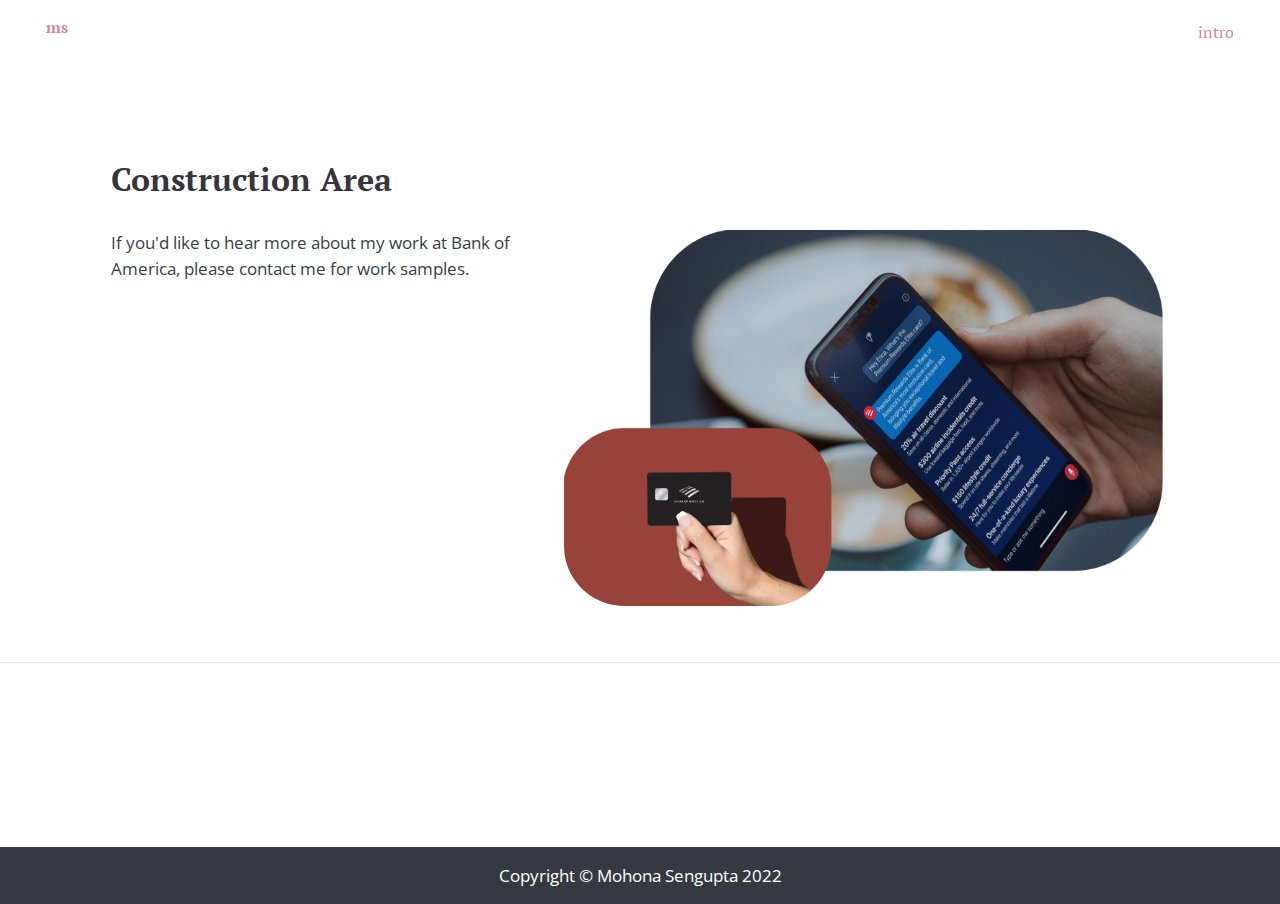
<file: bofavague.html>
<!DOCTYPE html>
<html lang="en">

<head>

  <meta charset="utf-8">
  <meta name="viewport" content="width=device-width, initial-scale=1, shrink-to-fit=no">
  <meta name="description" content="">
  <meta name="author" content="">

  <title>Mohona Sengupta</title>

  <!-- Bootstrap core CSS -->
  <link href="vendor/bootstrap/css/bootstrap.min.css" rel="stylesheet">

  <!-- Custom styles for this template -->
  <link href="css/workpages.css" rel="stylesheet">
  <link href="https://fonts.googleapis.com/css?family=PT+Serif&display=swap" rel="stylesheet">
  <link href='http://fonts.googleapis.com/css?family=Open+Sans:400,300,600,700,800' rel='stylesheet' type='text/css'>

</head>

<body id="page-top">

  <!-- Navigation -->
  <nav class="navbar navbar-expand-lg navbar-light fixed-top" id="mainNav">
    <div class="container-fluid">
      <a class="navbar-brand js-scroll-trigger" href="index.html#work">ms</a>
      <button class="navbar-toggler navbar-toggler-right" type="button" data-toggle="collapse" data-target="#navbarResponsive" aria-controls="navbarResponsive" aria-expanded="false" aria-label="Toggle navigation">
        Menu
        <i class="fas fa-bars"></i>
      </button>
      <div class="collapse navbar-collapse text-right" id="navbarResponsive">
        <ul class="navbar-nav ml-auto">
			<li class="nav-item">
				<a class="nav-link js-scroll-trigger" href="#page-top">intro</a>
			</li>
        </ul>
      </div>
    </div>
  </nav>

	<section id="intro">
	<div class="container-fluid">
	    <h1 style = "text-align: left;">Construction Area </h1>
	   	<br>
	   	<div class = "row">
	   		<div class = "col-5">
		        <p style = "text-align: left;">If you'd like to hear more about my work at Bank of America, please contact me for work samples.</p>
	   		</div>
	   		<div class = "col-7">
		        <img style = "border-radius: 60px;" src = "img/hnw/coffeephoto.png">
	   		</div>
	   	</div>
	  </div>
	</section>

	<hr>


  <br><br><br><br><br>  <br><br>



  <footer class="py-3 bg-dark">
    <div class="container">
      <p class="m-0 text-center text-white">Copyright &copy; Mohona Sengupta 2022</p>
    </div>
    <!-- /.container -->
  </footer>

  <!-- Bootstrap core JavaScript -->
  <script src="vendor/jquery/jquery.min.js"></script>
  <script src="vendor/bootstrap/js/bootstrap.bundle.min.js"></script>

  <!-- Plugin JavaScript -->
  <script src="vendor/jquery-easing/jquery.easing.min.js"></script>

  <!-- Custom JavaScript for this theme -->
  <script src="js/scrolling-nav.js"></script>

</body>

</html>
</file>
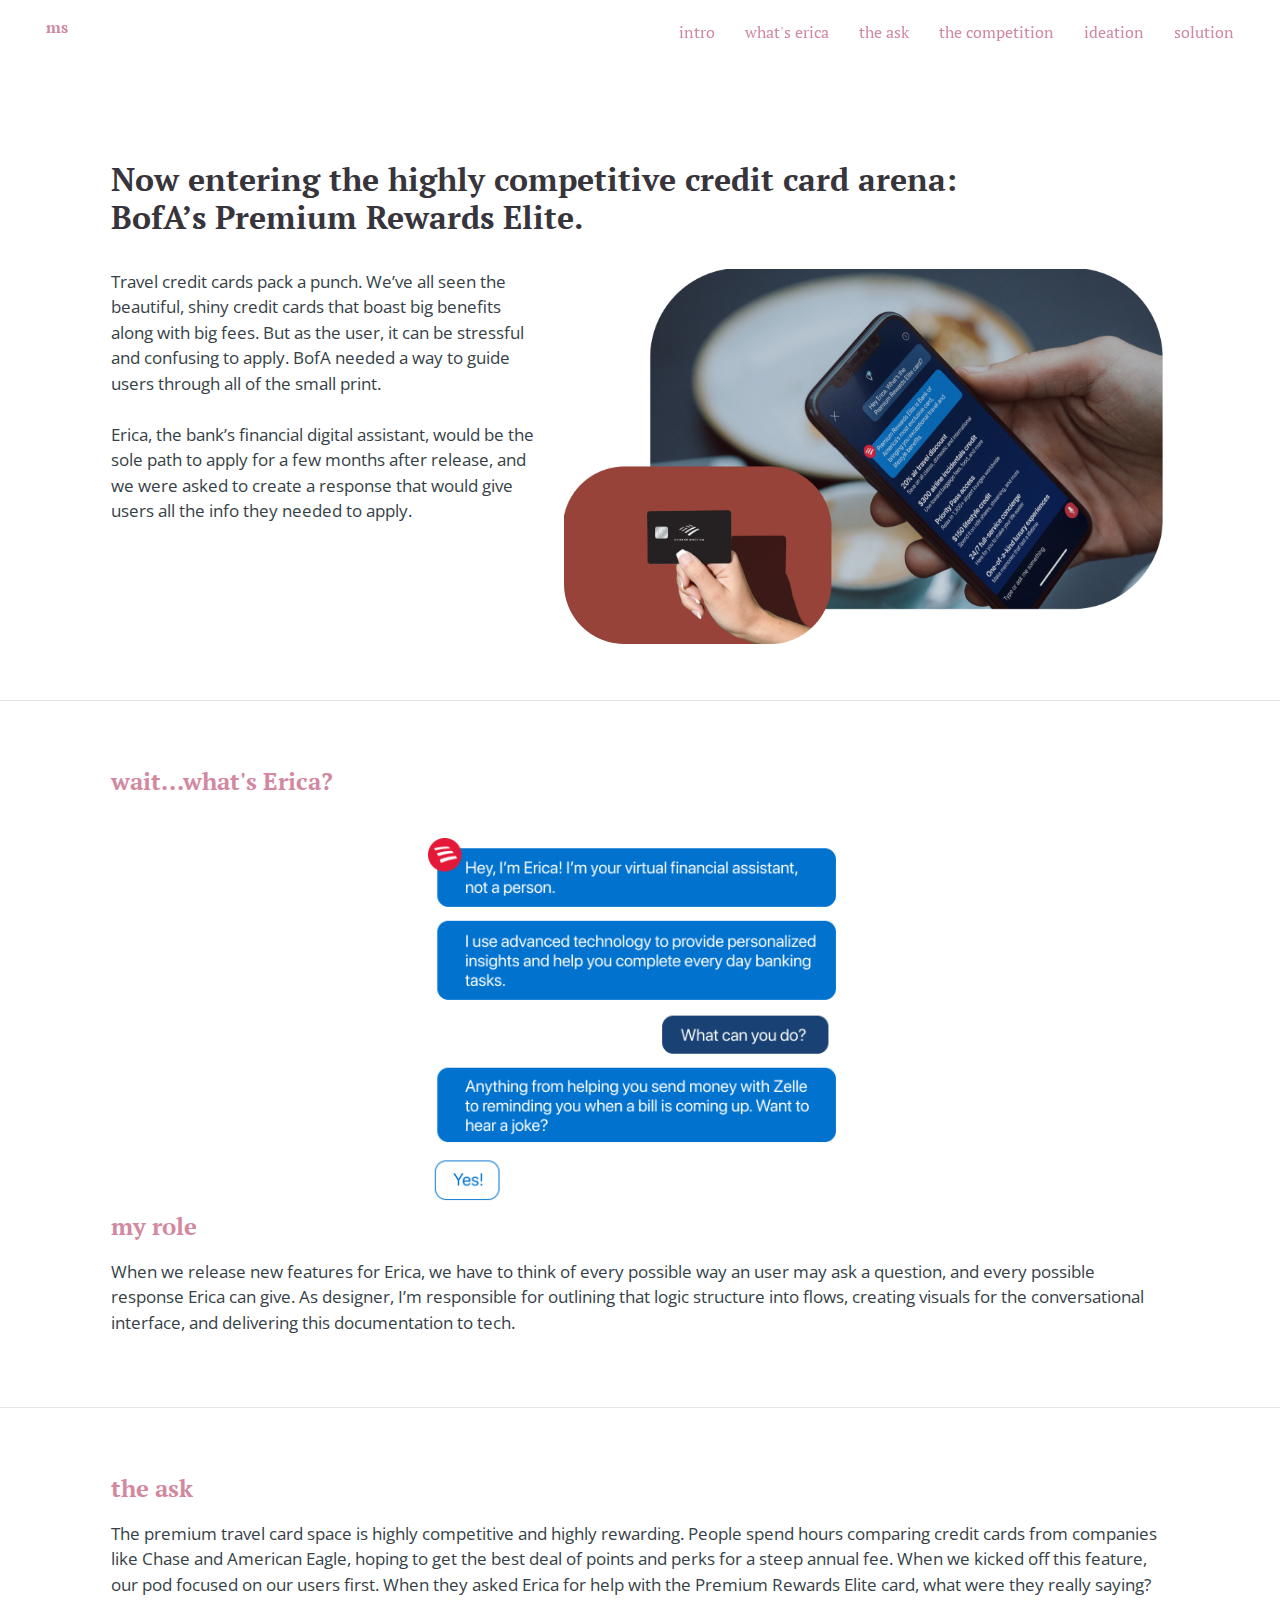
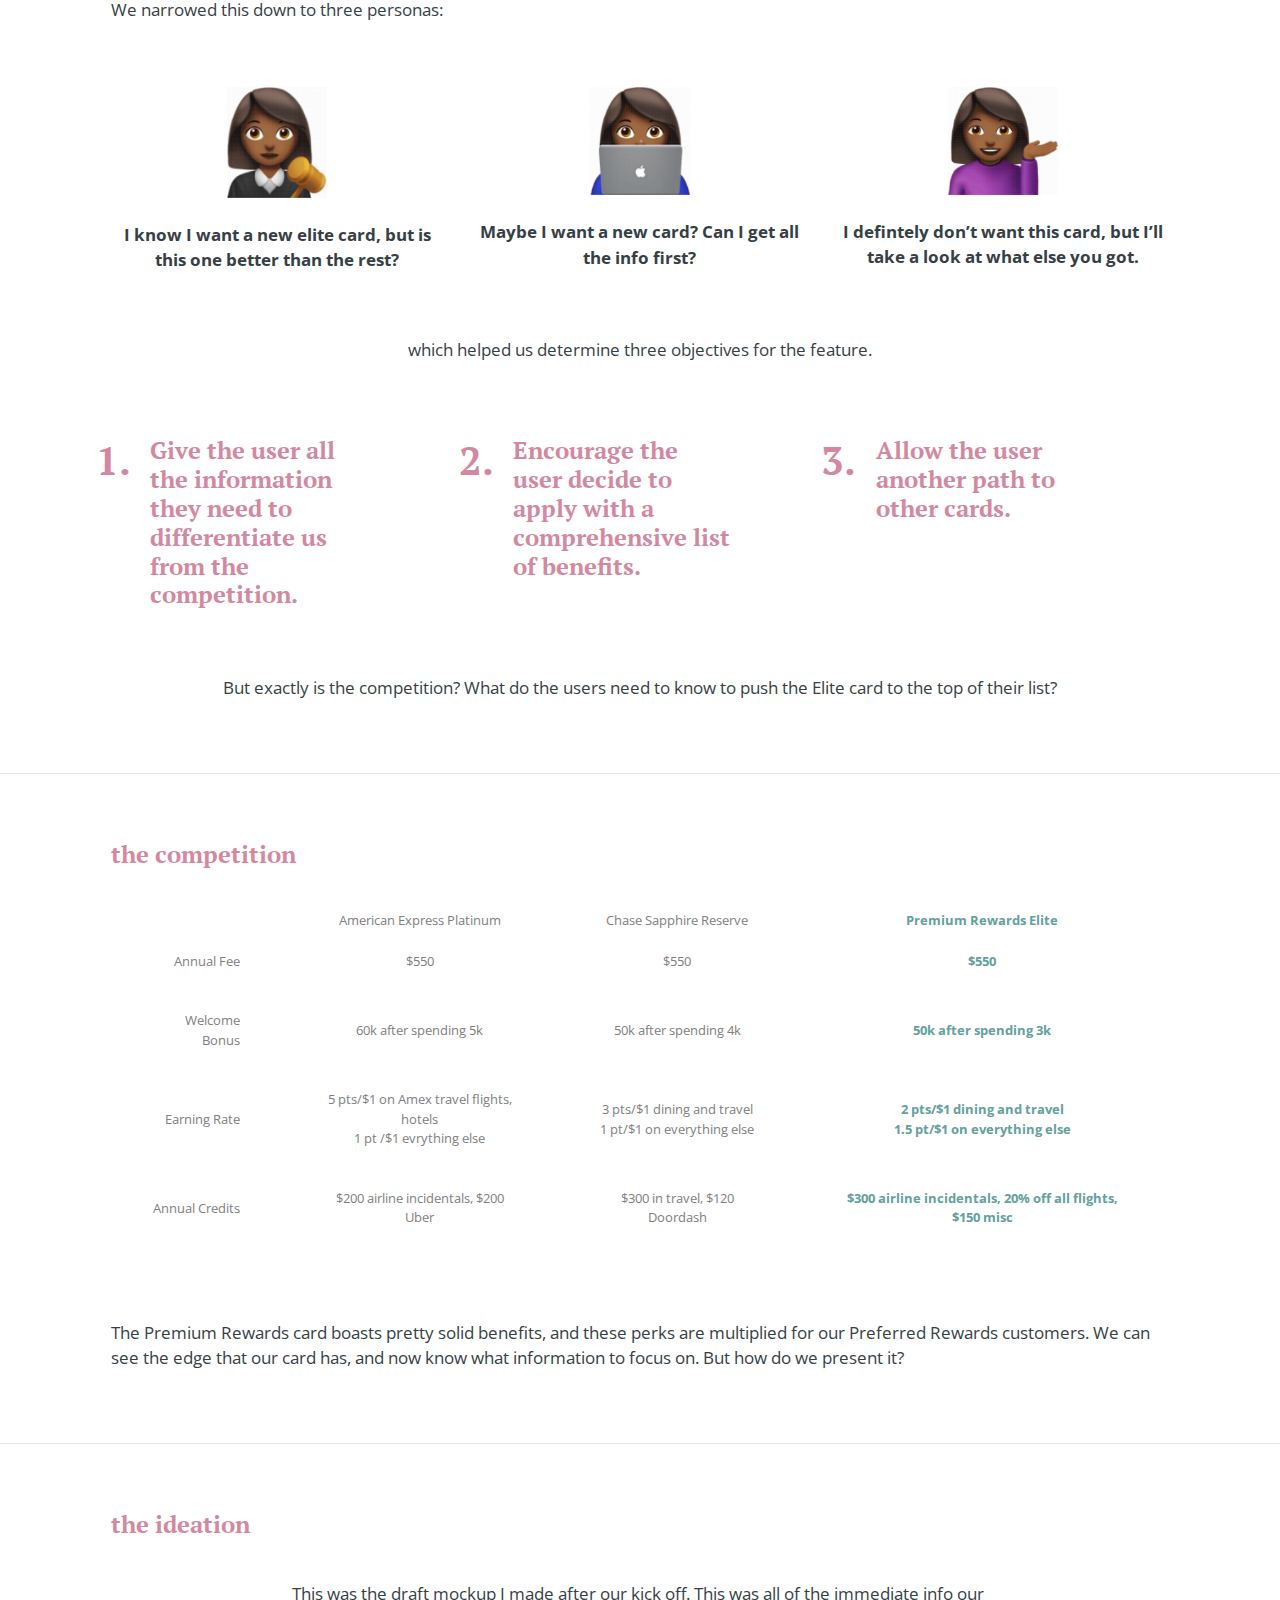
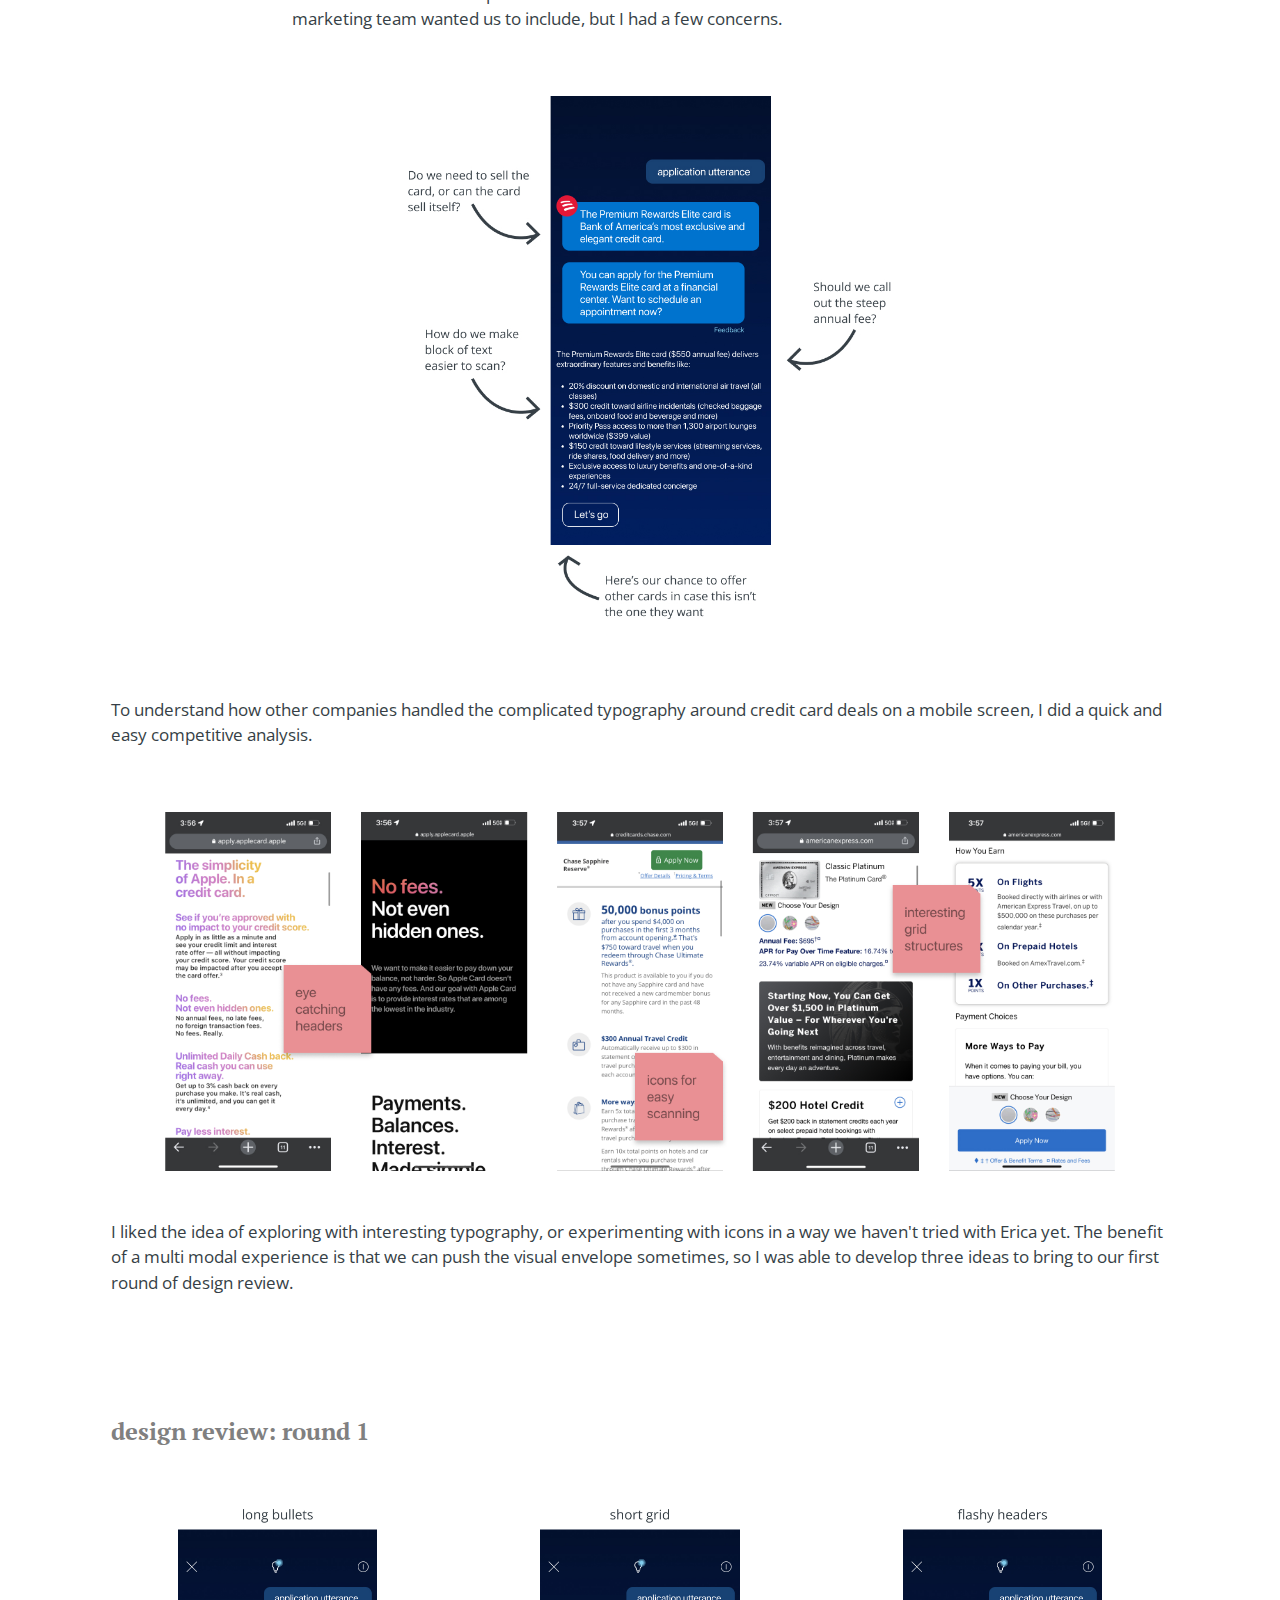
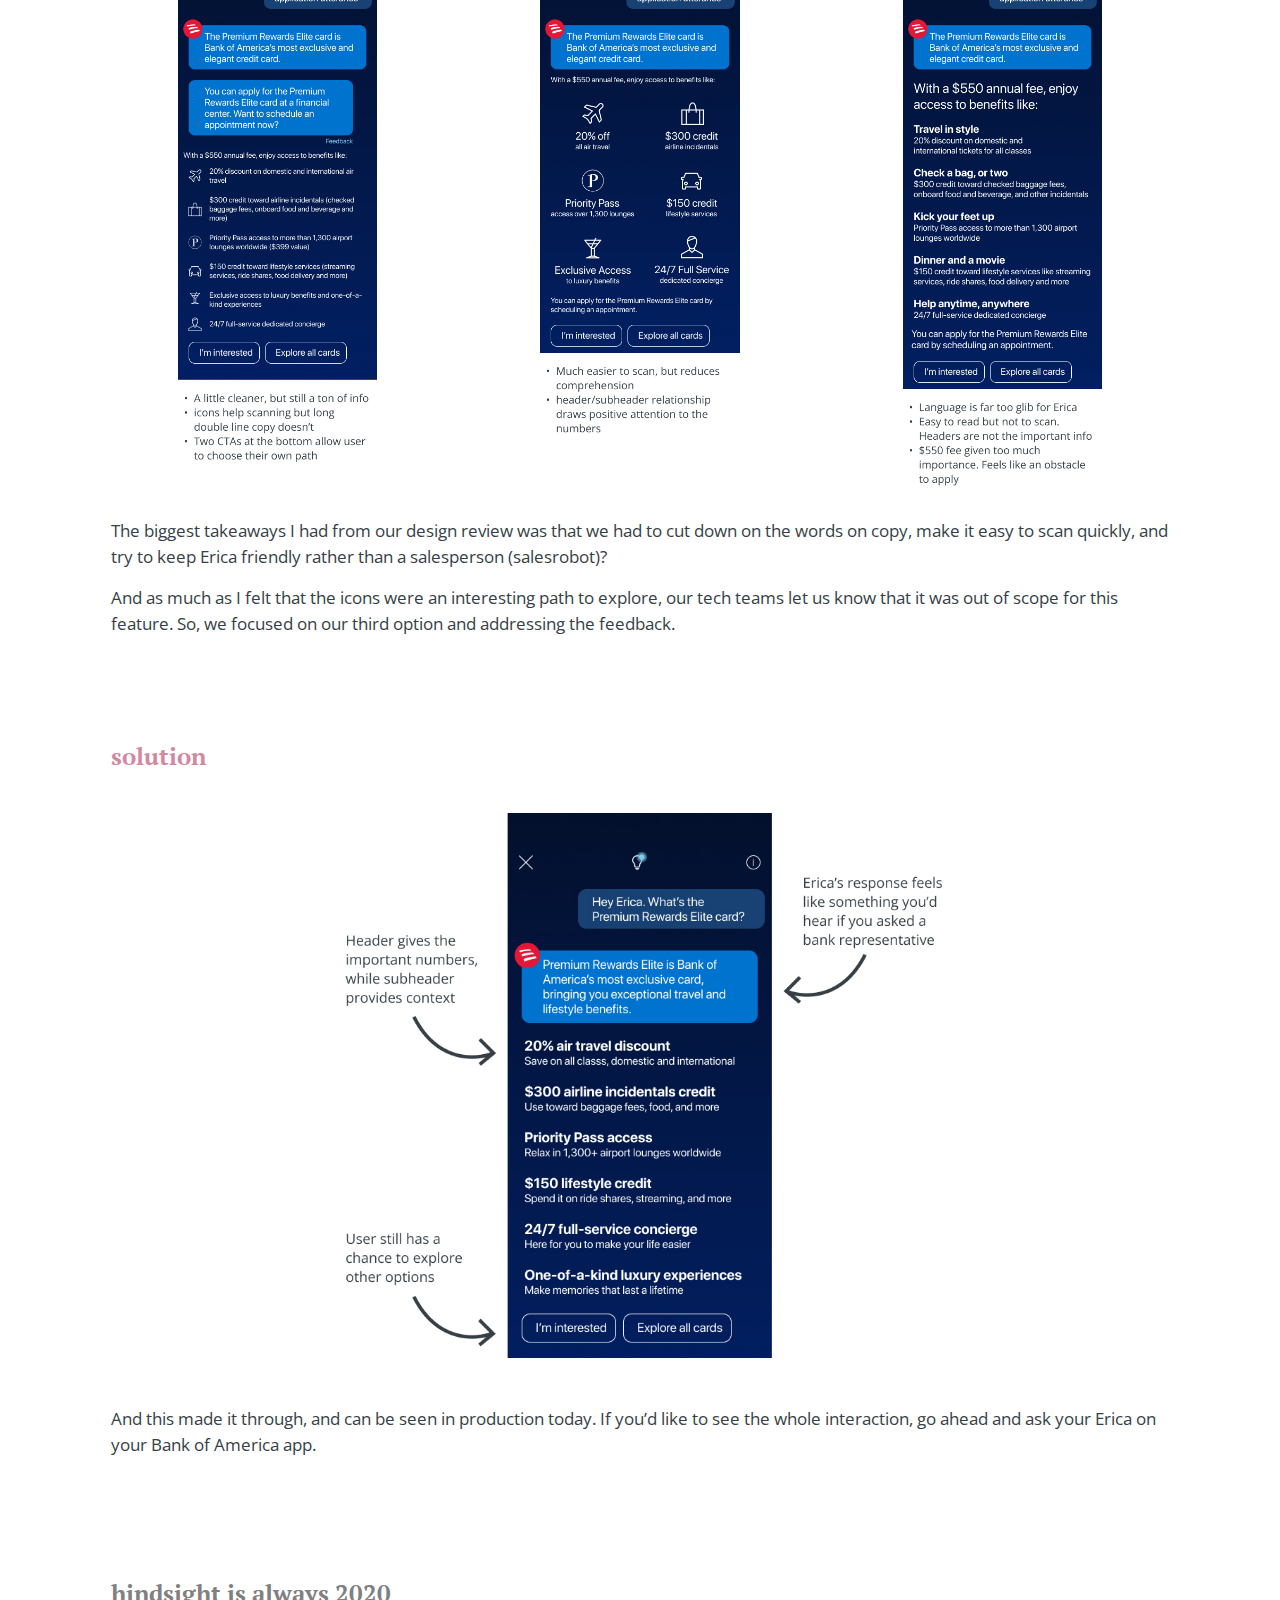
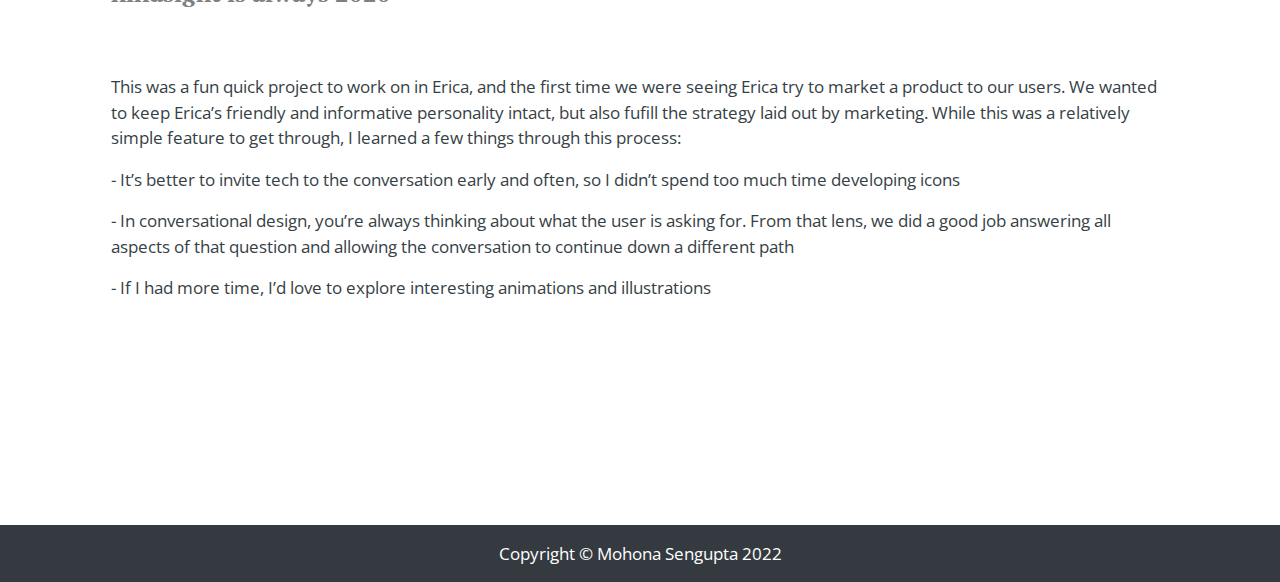
<file: hnw.html>
<!DOCTYPE html>
<html lang="en">

<head>

  <meta charset="utf-8">
  <meta name="viewport" content="width=device-width, initial-scale=1, shrink-to-fit=no">
  <meta name="description" content="">
  <meta name="author" content="">

  <title>Mohona Sengupta</title>

  <!-- Bootstrap core CSS -->
  <link href="vendor/bootstrap/css/bootstrap.min.css" rel="stylesheet">

  <!-- Custom styles for this template -->
  <link href="css/workpages.css" rel="stylesheet">
  <link href="https://fonts.googleapis.com/css?family=PT+Serif&display=swap" rel="stylesheet">
  <link href='http://fonts.googleapis.com/css?family=Open+Sans:400,300,600,700,800' rel='stylesheet' type='text/css'>

</head>

<body id="page-top">

  <!-- Navigation -->
  <nav class="navbar navbar-expand-lg navbar-light fixed-top" id="mainNav">
    <div class="container-fluid">
      <a class="navbar-brand js-scroll-trigger" href="index.html#work">ms</a>
      <button class="navbar-toggler navbar-toggler-right" type="button" data-toggle="collapse" data-target="#navbarResponsive" aria-controls="navbarResponsive" aria-expanded="false" aria-label="Toggle navigation">
        Menu
        <i class="fas fa-bars"></i>
      </button>
      <div class="collapse navbar-collapse text-right" id="navbarResponsive">
        <ul class="navbar-nav ml-auto">
			<li class="nav-item">
				<a class="nav-link js-scroll-trigger" href="#page-top">intro</a>
			</li>
			<li class="nav-item">
				<a class="nav-link js-scroll-trigger" href="#erica">what's erica</a>
			</li>
			<li class="nav-item">
				<a class="nav-link js-scroll-trigger" href="#ask">the ask</a>
			</li>
			<li class="nav-item">
				<a class="nav-link js-scroll-trigger" href="#competition">the competition</a>
			</li>
			<li class="nav-item">
				<a class="nav-link js-scroll-trigger" href="#ideation">ideation</a>
			</li>
			<li class="nav-item">
				<a class="nav-link js-scroll-trigger" href="#solution">solution</a>
			</li>
        </ul>
      </div>
    </div>
  </nav>

	<section id="intro">
	<div class="container-fluid">
	    <h1 style = "text-align: left;">Now entering the highly competitive credit card arena: <br>BofA’s Premium Rewards Elite. </h1>
	   	<br>
	   	<div class = "row">
	   		<div class = "col-5">
		        <p style = "text-align: left;">Travel credit cards pack a punch. We’ve all seen the beautiful, shiny credit cards that boast big benefits along with big fees. But as the user, it can be stressful and confusing to apply. BofA needed a way to guide users through all of the small print. <br><br> Erica, the bank’s financial digital assistant, would be the sole path to apply for a few months after release, and we were asked to create a response that would give users all the info they needed to apply.</p>
	   		</div>
	   		<div class = "col-7">
		        <img style = "border-radius: 60px;" src = "img/hnw/coffeephoto.png">
	   		</div>
	   	</div>
	  </div>
	</section>

	<hr>

	<section id="erica">
	    <div class="container-fluid">
	        <h2>wait...what's Erica?</h2>
	       	<br>
	       	<div class = "row">
	       		<div class = "col-5" style = "display: block; margin-left: auto; margin-right: auto">
	       			<img src = "img/hnw/erica_intro.png">
	       			<div id = "joke">
				        <div><img src = "img/hnw/tappablejoke.png"></div>
				        <div><img style = "width: 80%;padding-top: 20px;" src = "img/hnw/joke.png"></div>
	       			</div>
	       		</div>
	       	</div>
	       	<h2>my role</h2>
	       	<p>When we release new features for Erica, we have to think of every possible way an user may ask a question, and every possible response Erica can give. As designer, I’m responsible for outlining that logic structure into flows, creating visuals for the conversational interface, and delivering this documentation to tech.</p>
	      </div>
	</section>

	<hr>

	<section id="ask">
	    <div class="container-fluid">
	        <h2>the ask</h2>
	        <p>The premium travel card space is highly competitive and highly rewarding. People spend hours comparing credit cards from companies like Chase and American Eagle, hoping to get the best deal of points and perks for a steep annual fee. When we kicked off this feature, our pod focused on our users first. When they asked Erica for help with the Premium Rewards Elite card, what were they really saying? We narrowed this down to three personas:</p>
	       	<br><br>
	       	<div class = "row">
	       		<div class = "col-4">
	       			<img style = "width: 100px; display: block; margin-left: auto; margin-right: auto" src="img/hnw/judge.png">
	       			<br>
	       			<p style = "text-align: center; font-weight: 700;">I know I want a new elite card, but is this one better than the rest?</p>
	       		</div>
	       		<div class = "col-4">
	       			<img style = "width: 100px; display: block; margin-left: auto; margin-right: auto" src="img/hnw/searching.png">
	       			<br>
	       			<p style = "text-align: center; font-weight: 700;">Maybe I want a new card? Can I get all the info first?</p>
	       		</div>
	       		<div class = "col-4">
	       			<img style = "width: 110px; display: block; margin-left: auto; margin-right: auto" src="img/hnw/no.png">
	       			<br>
	       			<p style = "text-align: center; font-weight: 700;">I defintely don’t want this card, but I’ll take a look at what else you got.</p>
	       		</div>
	       	</div>
	       	<br><br>
	       	<div class = "row">
	       		<p style = "text-align: center; display: block; margin-left: auto; margin-right: auto;">which helped us determine three objectives for the feature.</p>
	       	</div>
	       	<br><br>
	       	<div class = "row">
	       		<div class = "col-3">
	       			<div class = "row">
	       				<h2 style = "text-align: left; display: inline-block;width: 20%;font-size: 2.5em">1.</h2> 
			       		<h2 style = "text-align: left; display: inline-block; margin-left: auto; margin-right: auto;width: 80%;">Give the user all the information they need to differentiate us from the competition.</h2> 
	       			</div>
	       		</div>
	       		<div class = "col-1"></div>
	       		<div class = "col-3">
	       			<div class = "row">
	       				<h2 style = "text-align: left; display: inline-block;width: 20%;font-size: 2.5em">2.</h2> 
			       		<h2 style = "text-align: left; display: inline-block; margin-left: auto; margin-right: auto;width: 80%;">Encourage the user decide to apply with a comprehensive list of benefits.</h2> 
	       			</div>
	       		</div>
	       		<div class = "col-1"></div>
	       		<div class = "col-3">
	       			<div class = "row">
	       				<h2 style = "text-align: left; display: inline-block;width: 20%;font-size: 2.5em">3.</h2> 
			       		<h2 style = "text-align: left; display: inline-block; margin-left: auto; margin-right: auto;width: 80%;">Allow the user another path to other cards.</h2> 
	       			</div>
	       		</div>
	       	</div>
	       	<br><br>
	       	<div class = "row">
	       		<p style = "text-align: center; display: block; margin-left: auto; margin-right: auto;">But exactly is the competition? What do the users need to know to push the Elite card to the top of their list?</p>
	       	</div>
	      </div>
  	</section>

  	<hr>

	<section id="competition">
		<div class="container-fluid">
		<h2>the competition</h2>
		<br>
		<table>
			<tr>
				<th></th>
				<th>American Express Platinum</th>
				<th>Chase Sapphire Reserve</th>
				<th style = "color:#64a19d; font-weight: 700;">Premium Rewards Elite</th>
			</tr>
			<tr>
				<td  style = "text-align: right;">Annual Fee</td>
				<td>$550</td>
				<td>$550</td>
				<td style = "color: #64a19d; font-weight: 700;">$550</td>
			</tr>
			<tr>
				<td  style = "text-align: right;">Welcome Bonus</td>
				<td>60k after spending 5k</td>
				<td>50k after spending 4k</td>
				<td style = "color: #64a19d; font-weight: 700;"> 50k after spending 3k</td>
			</tr>
			<tr>
				<td  style = "text-align: right;">Earning Rate</td>
				<td>5 pts/$1 on Amex travel flights, hotels<br>1 pt /$1 evrything else</td>
				<td>3 pts/$1 dining and travel<br>1 pt/$1 on everything else</td>
				<td style = "color: #64a19d; font-weight: 700;"> 2 pts/$1 dining and travel<br>1.5 pt/$1 on everything else</td>
			</tr>
			<tr>
				<td  style = "text-align: right;">Annual Credits</td>
				<td>$200 airline incidentals, $200 Uber</td>
				<td>$300 in travel, $120 Doordash</td>
				<td style = "color: #64a19d; font-weight: 700;">$300 airline incidentals, 20% off all flights, $150 misc</td>
			</tr>
		</table>
		<br><br><br>
		<p>The Premium Rewards card boasts pretty solid benefits, and these perks are multiplied for our Preferred Rewards customers. We can see the edge that our card has, and now know what information to focus on. But how do we present it? </p>
		</div>
	</section>

	<hr>

	<section id="ideation">
	    <div class="container-fluid">
	        <h2>the ideation</h2>
	       	<br>
	       	<div class = "row">
	       		<div class = "col-2"></div>
	       		<div class = "col-8">
			       	<p style = "text-align: left;">This was the draft mockup I made after our kick off. This was all of the immediate info our marketing team wanted us to include, but I had a few concerns.</p>
	       		</div>
	       		<div class = "col-2"></div>
	      	</div>
	      	<br><br>
	      	<img src = "img/hnw/ideation1.jpg" style = "width: 50%; display: block; margin-left:auto; margin-right: auto;">
		    <br><br><br>
	       	<p style = "text-align: left;">To understand how other companies handled the complicated typography around credit card deals on a mobile screen, I did a quick and easy competitive analysis.</p>
		    <br><br>
	       	<img src = "img/hnw/comp.jpg" style = "width: 100%;">
		    <br><br><br>
	       	<p style = "text-align: left;">I liked the idea of exploring with interesting typography, or experimenting with icons in a way we haven't tried with Erica yet. The benefit of a multi modal experience is that we can push the visual envelope sometimes, so I was able to develop three ideas to bring to our first round of design review.</p>
		    <br><br><br><br>
		    <h3>design review: round 1</h3>
		    <br>
		    <div class = "row">
		    	<div class = "col-4"><img src = "img/hnw/dr1.jpg" style = "width: 60%; display: block; margin-left:auto; margin-right: auto;"></div>
		    	<div class = "col-4"><img src = "img/hnw/dr2.jpg" style = "width: 60%; display: block; margin-left:auto; margin-right: auto;"></div>
		    	<div class = "col-4"><img src = "img/hnw/dr3.jpg" style = "width: 60%; display: block; margin-left:auto; margin-right: auto;"></div>
		    </div>
		    <br>
	       	<p style = "text-align: left;">The biggest takeaways I had from our design review was that we had to cut down on the words on copy, make it easy to scan quickly, and try to keep Erica friendly rather than a salesperson (salesrobot)?</p>
       		<p style = "text-align: left;">And as much as I felt that the icons were an interesting path to explore, our tech teams let us know that it was out of scope for this feature. So, we focused on our third option and addressing the feedback.</p>
	  </div>
	</section>

	<section id="solution">
	    <div class="container-fluid">
	        <h2>solution</h2>
	        <br>
	      	<img src = "img/hnw/solution.jpg" style = "width: 60%; display: block; margin-left:auto; margin-right: auto;">
	      	<br><br>
	       	<p style = "text-align: left;">And this made it through, and can be seen in production today. If you’d like to see the whole interaction, go ahead and ask your Erica on your Bank of America app.</p>
		    <br><br><br><br>
	       	<h3>hindsight is always 2020</h3>
	       	<br><br>
	       	<p style = "text-align: left;">This was a fun quick project to work on in Erica, and the first time we were seeing Erica try to market a product to our users. We wanted to keep Erica’s friendly and informative personality intact, but also fufill the strategy laid out by marketing. While this was a relatively simple feature to get through, I learned a few things through this process:</p>
	       	<p style = "text-align: left;"> - It’s better to invite tech to the conversation early and often, so I didn’t spend too much time developing icons</p>
	       	<p style = "text-align: left;"> - In conversational design, you’re always thinking about what the user is asking for. From that lens, we did a good job answering all aspects of that question and allowing the conversation to continue down a different path</p>
	       	<p style = "text-align: left;"> - If I had more time, I’d love to explore interesting animations and illustrations</p>

	  </div>
	</section>


  <br><br><br><br><br>  <br><br>



  <footer class="py-3 bg-dark">
    <div class="container">
      <p class="m-0 text-center text-white">Copyright &copy; Mohona Sengupta 2022</p>
    </div>
    <!-- /.container -->
  </footer>

  <!-- Bootstrap core JavaScript -->
  <script src="vendor/jquery/jquery.min.js"></script>
  <script src="vendor/bootstrap/js/bootstrap.bundle.min.js"></script>

  <!-- Plugin JavaScript -->
  <script src="vendor/jquery-easing/jquery.easing.min.js"></script>

  <!-- Custom JavaScript for this theme -->
  <script src="js/scrolling-nav.js"></script>

</body>

</html>
</file>
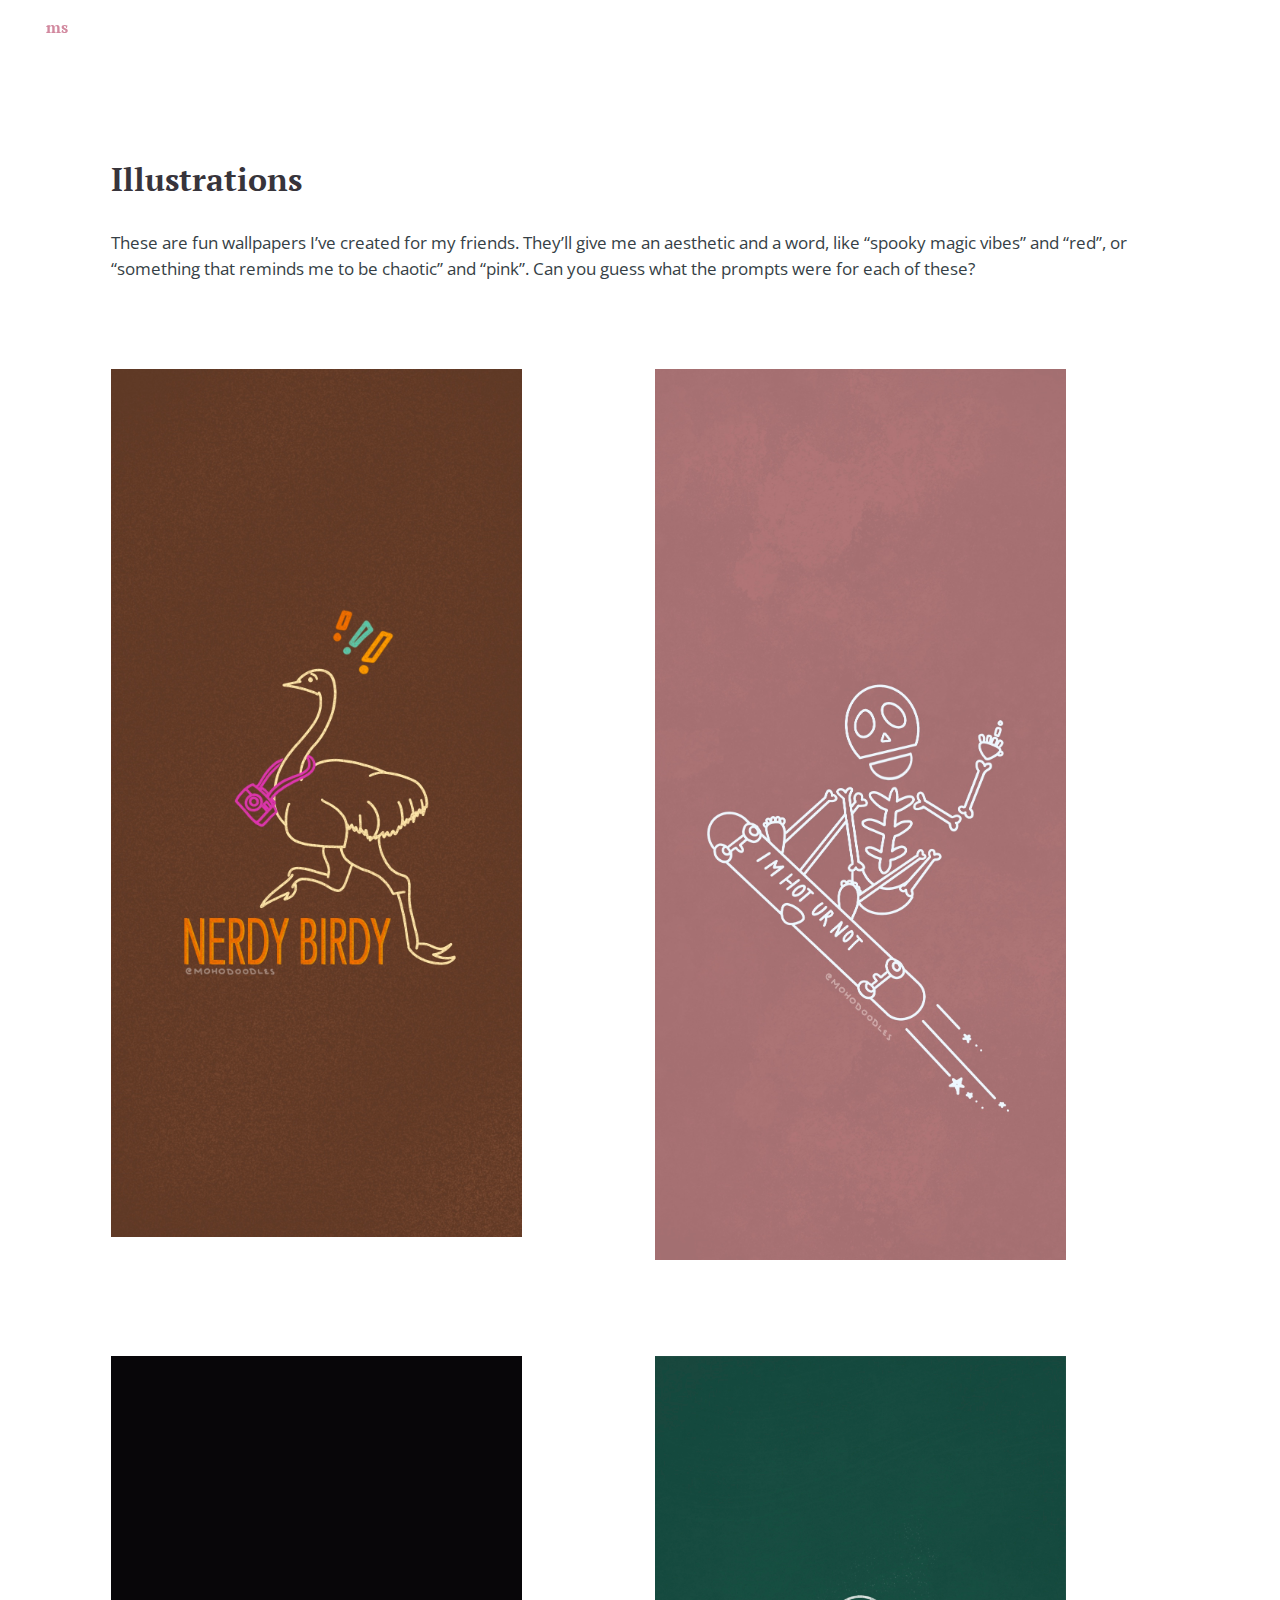
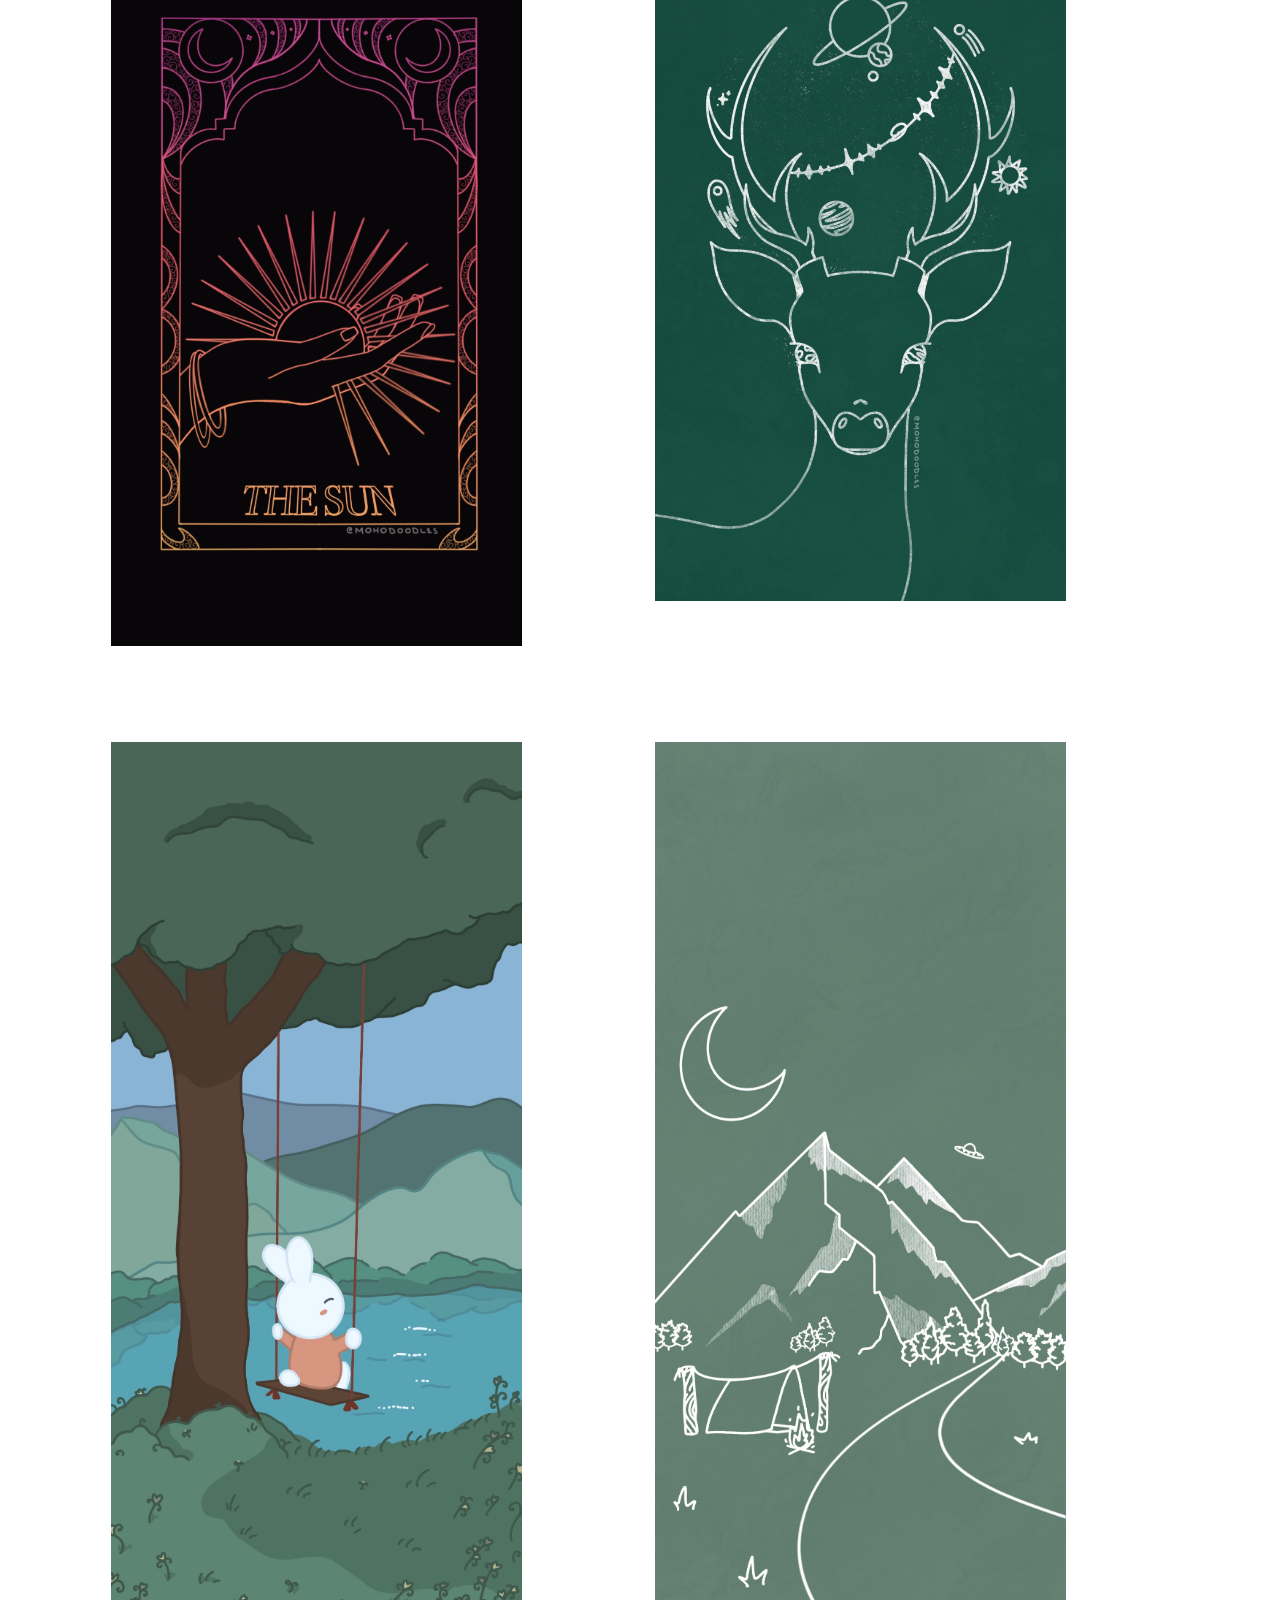
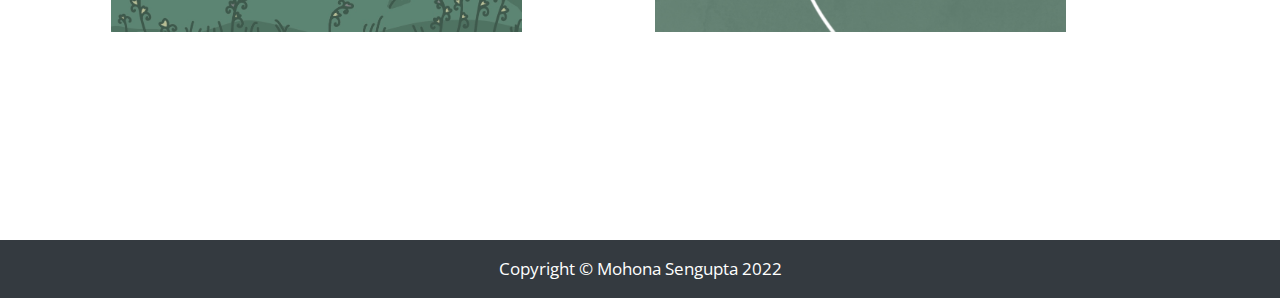
<file: illus.html>
<!DOCTYPE html>
<html lang="en">

<head>

  <meta charset="utf-8">
  <meta name="viewport" content="width=device-width, initial-scale=1, shrink-to-fit=no">
  <meta name="description" content="">
  <meta name="author" content="">

  <title>Mohona Sengupta</title>

  <!-- Bootstrap core CSS -->
  <link href="vendor/bootstrap/css/bootstrap.min.css" rel="stylesheet">

  <!-- Custom styles for this template -->
  <link href="css/workpages.css" rel="stylesheet">
  <link href="https://fonts.googleapis.com/css?family=PT+Serif&display=swap" rel="stylesheet">
  <link href='http://fonts.googleapis.com/css?family=Open+Sans:400,300,600,700,800' rel='stylesheet' type='text/css'>

</head>

<body id="page-top">

  <!-- Navigation -->
  <nav class="navbar navbar-expand-lg navbar-light fixed-top" id="mainNav">
    <div class="container-fluid">
      <a class="navbar-brand js-scroll-trigger" href="index.html#work">ms</a>
      <button class="navbar-toggler navbar-toggler-right" type="button" data-toggle="collapse" data-target="#navbarResponsive" aria-controls="navbarResponsive" aria-expanded="false" aria-label="Toggle navigation">
        Menu
        <i class="fas fa-bars"></i>
      </button>
<!--       <div class="collapse navbar-collapse text-right" id="navbarResponsive">
        <ul class="navbar-nav ml-auto">
			<li class="nav-item">
				<a class="nav-link js-scroll-trigger" href="#page-top">intro</a>
			</li>
			<li class="nav-item">
				<a class="nav-link js-scroll-trigger" href="#erica">what's erica</a>
			</li>
			<li class="nav-item">
				<a class="nav-link js-scroll-trigger" href="#ask">the ask</a>
			</li>
			<li class="nav-item">
				<a class="nav-link js-scroll-trigger" href="#competition">the competition</a>
			</li>
			<li class="nav-item">
				<a class="nav-link js-scroll-trigger" href="#ideation">ideation</a>
			</li>
			<li class="nav-item">
				<a class="nav-link js-scroll-trigger" href="#solution">solution</a>
			</li>
        </ul>
      </div> -->
    </div>
  </nav>

	<section id="intro">
	<div class="container-fluid">
	    <h1 style = "text-align: left;">Illustrations</h1>
	   	<br>
	   	<p>These are fun wallpapers I’ve created for my friends. They’ll give me an aesthetic and a word, like “spooky magic vibes” and “red”, or “something that reminds me to be chaotic” and “pink”. Can you guess what the prompts were for each of these?</p>
	   	<br><br><br>
	   	<div class = "row">
	   		<div class = "col-6">
				<img src = "img/gd/1.jpg" style = "width: 80%;">
	   		</div>
	   		<div class = "col-6">
				<img src = "img/gd/2.jpg" style = "width: 80%;">
	   		</div>
	   	</div>
	   	<br><br><br><br>
	   	<div class = "row">
	   		<div class = "col-6">
				<img src = "img/gd/3.jpg" style = "width: 80%;">
	   		</div>
	   		<div class = "col-6">
				<img src = "img/gd/4.jpg" style = "width: 80%;">
	   		</div>
	   	</div>
	   	<br><br><br><br>
	   	<div class = "row">
	   		<div class = "col-6">
				<img src = "img/gd/5.jpg" style = "width: 80%;">
	   		</div>
	   		<div class = "col-6">
				<img src = "img/gd/6.jpg" style = "width: 80%;">
	   		</div>
	   	</div>
	  </div>
	</section>
	

  <br><br><br><br><br>  <br><br>



  <footer class="py-3 bg-dark">
    <div class="container">
      <p class="m-0 text-center text-white">Copyright &copy; Mohona Sengupta 2022</p>
    </div>
    <!-- /.container -->
  </footer>

  <!-- Bootstrap core JavaScript -->
  <script src="vendor/jquery/jquery.min.js"></script>
  <script src="vendor/bootstrap/js/bootstrap.bundle.min.js"></script>

  <!-- Plugin JavaScript -->
  <script src="vendor/jquery-easing/jquery.easing.min.js"></script>

  <!-- Custom JavaScript for this theme -->
  <script src="js/scrolling-nav.js"></script>

</body>

</html>
</file>
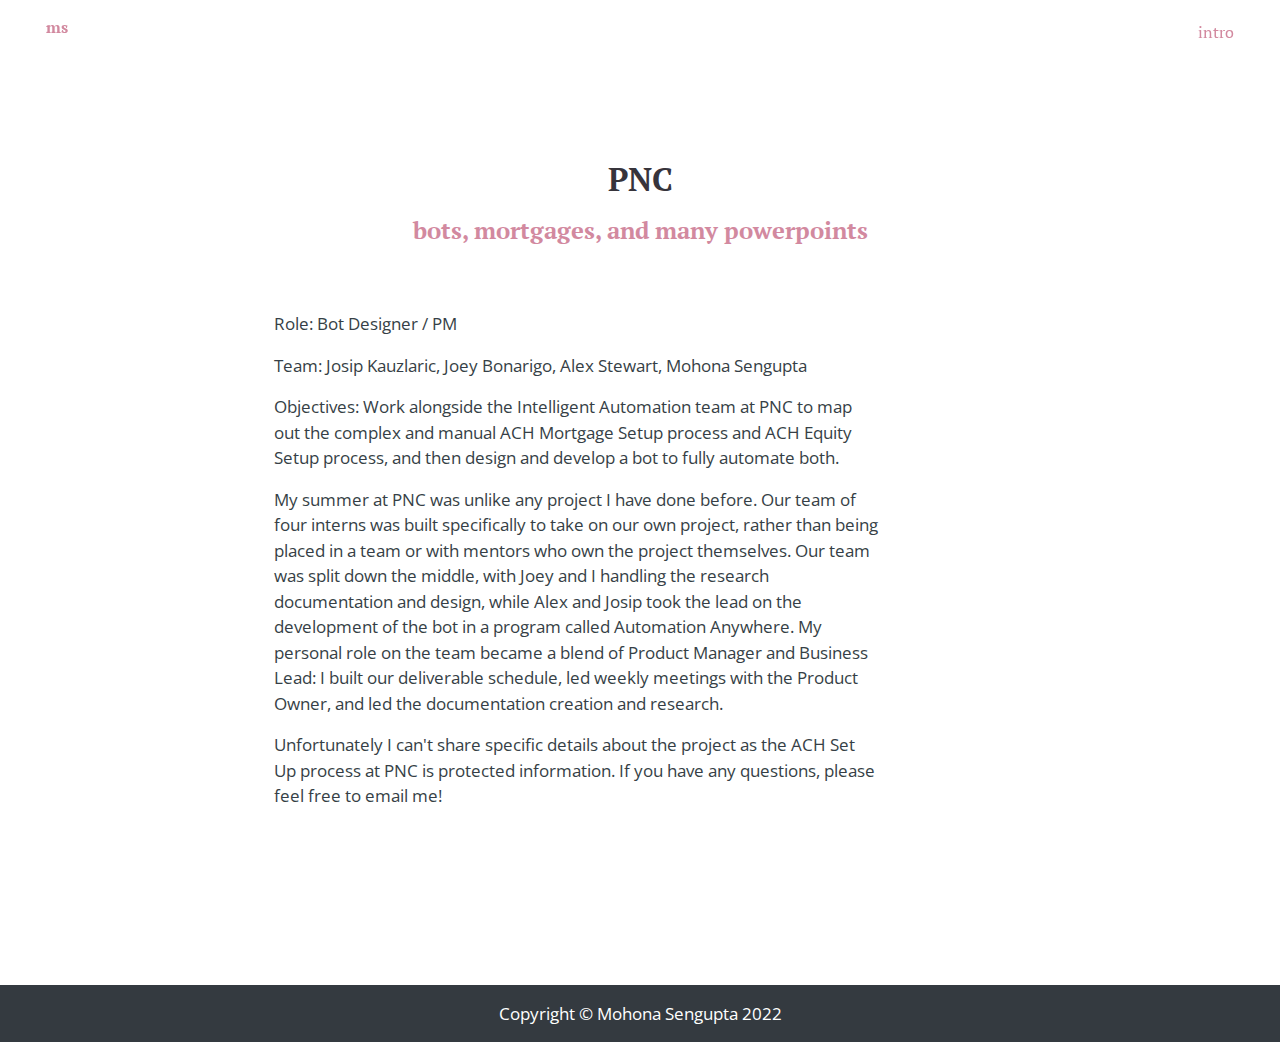
<file: PNC.html>
<!DOCTYPE html>
<html lang="en">

<head>

  <meta charset="utf-8">
  <meta name="viewport" content="width=device-width, initial-scale=1, shrink-to-fit=no">
  <meta name="description" content="">
  <meta name="author" content="">

  <title>Mohona Sengupta</title>

  <!-- Bootstrap core CSS -->
  <link href="vendor/bootstrap/css/bootstrap.min.css" rel="stylesheet">

  <!-- Custom styles for this template -->
  <link href="css/workpages.css" rel="stylesheet">
  <link href="https://fonts.googleapis.com/css?family=PT+Serif&display=swap" rel="stylesheet">
  <link href="https://fonts.googleapis.com/css?family=Open+Sans&display=swap" rel="stylesheet">

</head>

<body id="page-top">

  <!-- Navigation -->
  <nav class="navbar navbar-expand-lg navbar-light fixed-top" id="mainNav">
    <div class="container-fluid">
      <a class="navbar-brand js-scroll-trigger" href="index.html#work">ms</a>
      <button class="navbar-toggler navbar-toggler-right" type="button" data-toggle="collapse" data-target="#navbarResponsive" aria-controls="navbarResponsive" aria-expanded="false" aria-label="Toggle navigation">
        Menu
        <i class="fas fa-bars"></i>
      </button>
      <div class="collapse navbar-collapse text-right" id="navbarResponsive">
        <ul class="navbar-nav ml-auto">
          <li class="nav-item">
            <a class="nav-link js-scroll-trigger" href="#page-top">intro</a>
          </li>
        </ul>
      </div>
    </div>
  </nav>


  <section id="intro">
    <div class="container-fluid">
        <h1 style = "text-align: center;">PNC</h1>
        <h2 style = "text-align: center;">bots, mortgages, and many powerpoints</h2>
        <div class = "row">
          <div class = "col-7"style = "margin-left: 15%;">
            <br><br>
            <p>Role: Bot Designer / PM </p>
            <p>Team: Josip Kauzlaric, Joey Bonarigo, Alex Stewart, Mohona Sengupta</p>
            <p>Objectives: Work alongside the Intelligent Automation team at PNC to map out the complex and manual ACH Mortgage Setup process and ACH Equity Setup process, and then design and develop a bot to fully automate both. </p>
            <p>My summer at PNC was unlike any project I have done before. Our team of four interns was built specifically to take on our own project, rather than being placed in a team or with mentors who own the project themselves. Our team was split down the middle, with Joey and I handling the research documentation and design, while Alex and Josip took the lead on the development of the bot in a program called Automation Anywhere. My personal role on the team became a blend of Product Manager and Business Lead: I built our deliverable schedule, led weekly meetings with the Product Owner, and led the documentation creation and research.</p>
            <p>Unfortunately I can't share specific details about the project as the ACH Set Up process at PNC is protected information. If you have any questions, please feel free to <a href = "mailto: sgmohona@gmail.com">email me</a>!</p>
          </div>
          <div class = "col text-left"></div>
        </div>
      </div>
  </section>
  <br><br><br><br><br>

  <!-- Footer -->
  <footer class="py-3 bg-dark">
    <div class="container">
      <p class="m-0 text-center text-white">Copyright &copy; Mohona Sengupta 2022</p>
    </div>
    <!-- /.container -->
  </footer>

  <!-- Bootstrap core JavaScript -->
  <script src="vendor/jquery/jquery.min.js"></script>
  <script src="vendor/bootstrap/js/bootstrap.bundle.min.js"></script>

  <!-- Plugin JavaScript -->
  <script src="vendor/jquery-easing/jquery.easing.min.js"></script>

  <!-- Custom JavaScript for this theme -->
  <script src="js/scrolling-nav.js"></script>

</body>

</html>
</file>
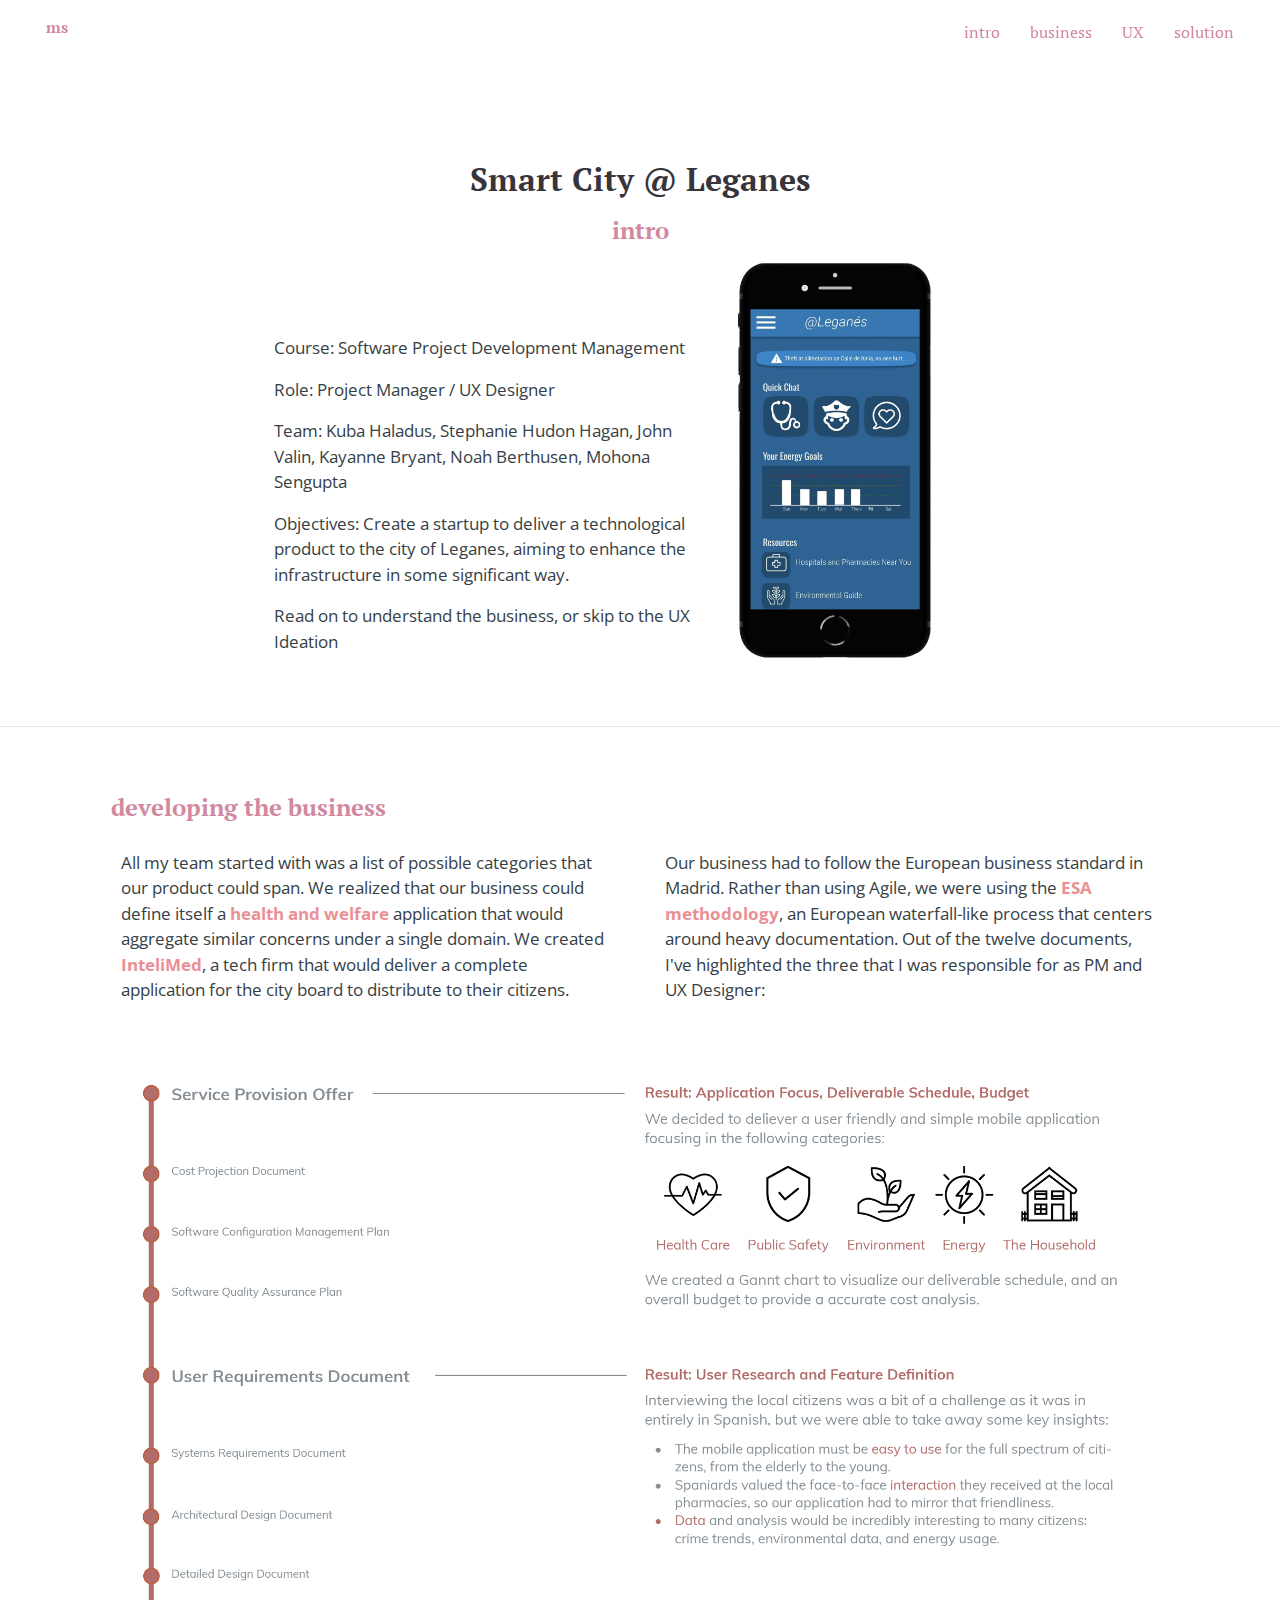
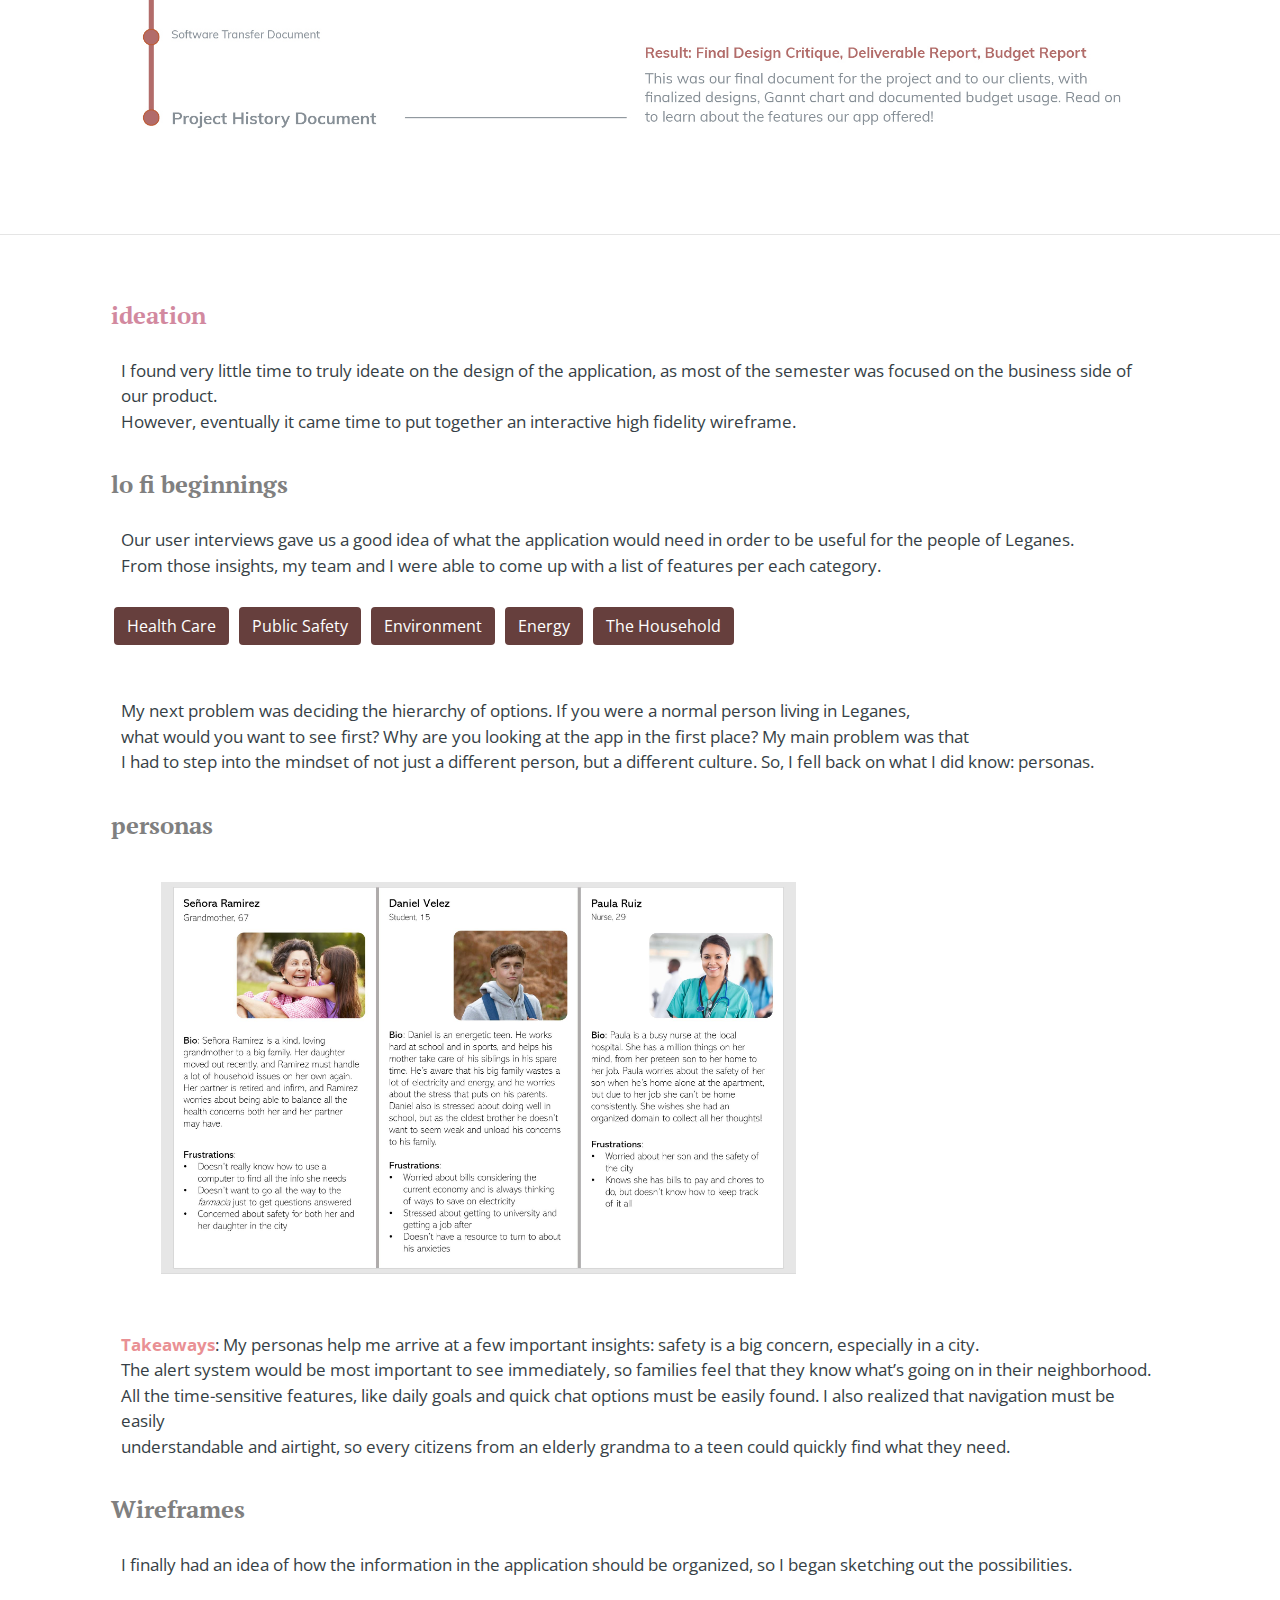
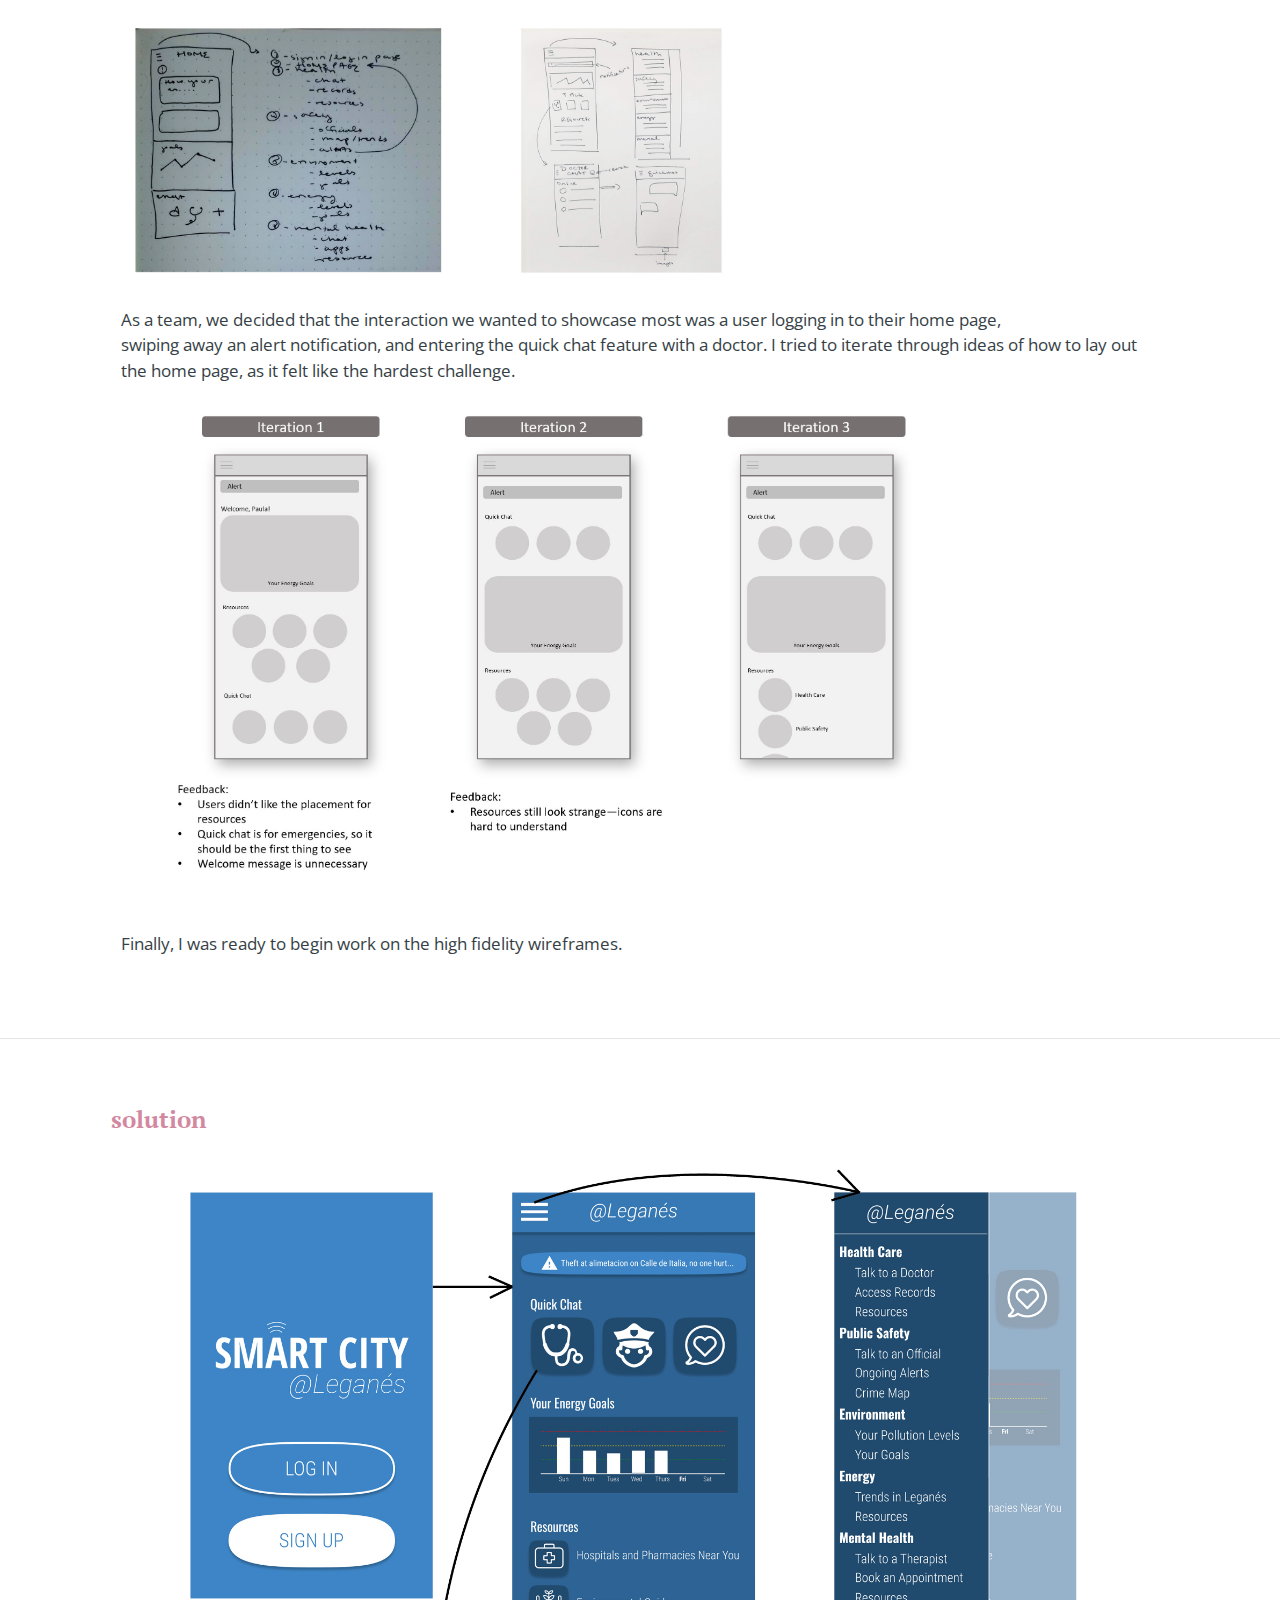
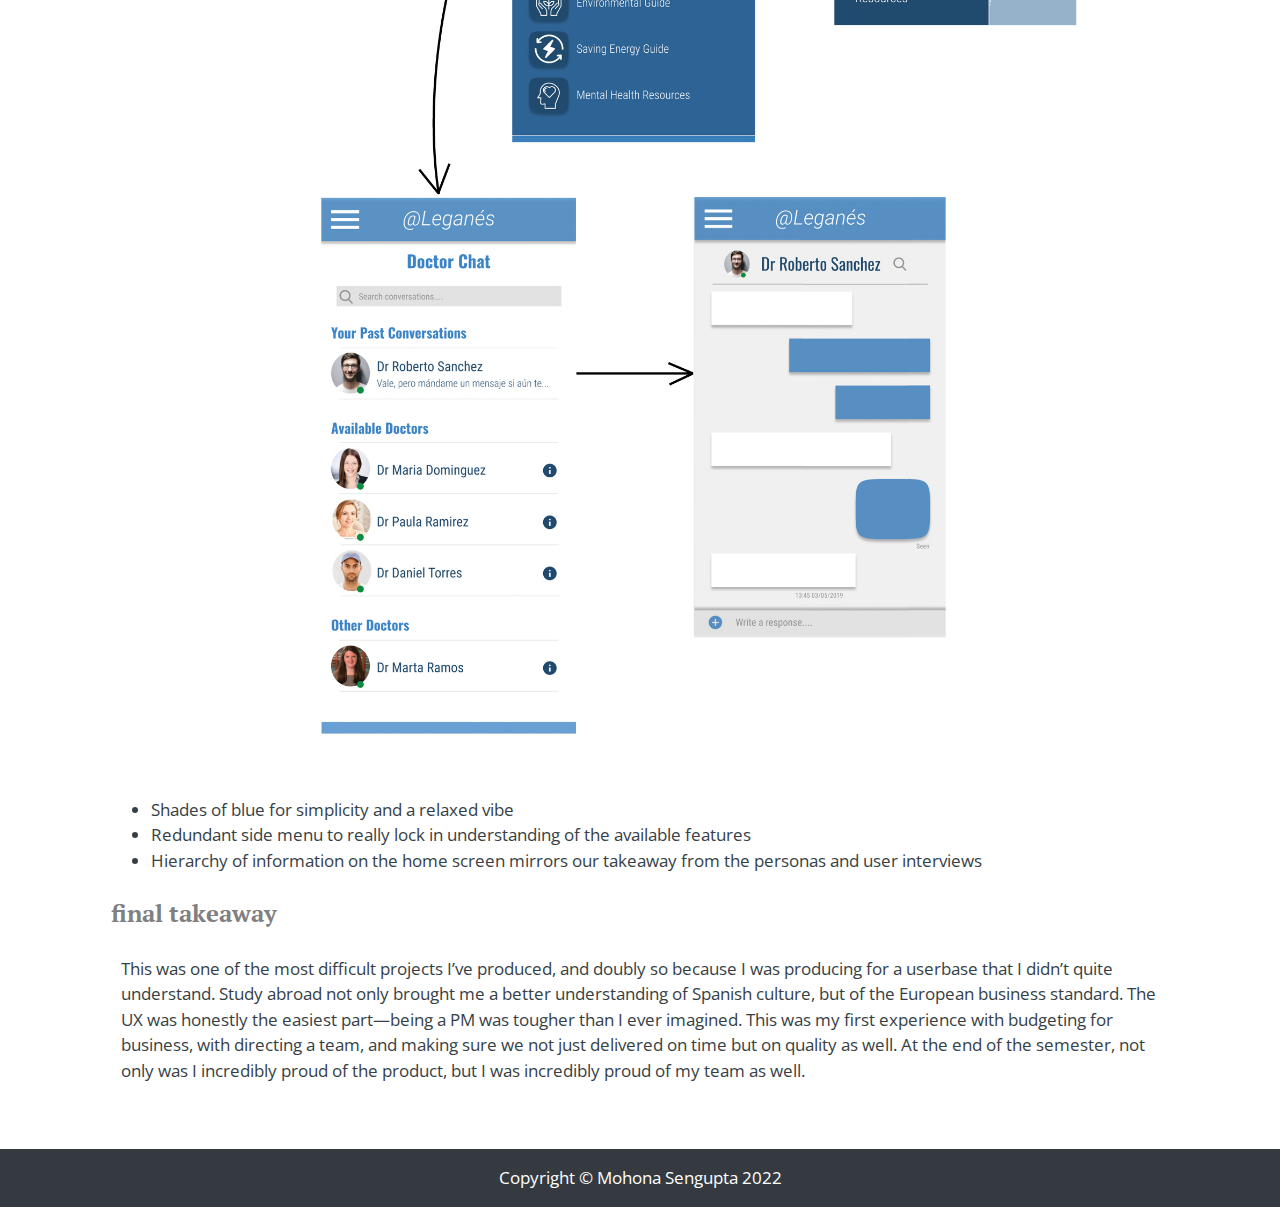
<file: SmartCity.html>
<!DOCTYPE html>
<html lang="en">

<head>

  <head>

  <meta charset="utf-8">
  <meta name="viewport" content="width=device-width, initial-scale=1, shrink-to-fit=no">
  <meta name="description" content="">
  <meta name="author" content="">

  <title>Mohona Sengupta</title>

  <!-- Bootstrap core CSS -->
  <link href="vendor/bootstrap/css/bootstrap.min.css" rel="stylesheet">

  <!-- Custom styles for this template -->
  <link href="css/workpages.css" rel="stylesheet">
  <link href="https://fonts.googleapis.com/css?family=PT+Serif&display=swap" rel="stylesheet">
  <link href="https://fonts.googleapis.com/css?family=Open+Sans&display=swap" rel="stylesheet">

</head>

<body id="page-top">

  <!-- Navigation -->
  <nav class="navbar navbar-expand-lg navbar-light fixed-top" id="mainNav">
    <div class="container-fluid">
      <a class="navbar-brand js-scroll-trigger" href="index.html#work">ms</a>
      <button class="navbar-toggler navbar-toggler-right" type="button" data-toggle="collapse" data-target="#navbarResponsive" aria-controls="navbarResponsive" aria-expanded="false" aria-label="Toggle navigation">
        Menu
        <i class="fas fa-bars"></i>
      </button>
      <div class="collapse navbar-collapse text-right" id="navbarResponsive">
        <ul class="navbar-nav ml-auto">
          <li class="nav-item">
            <a class="nav-link js-scroll-trigger" href="#page-top">intro</a>
          </li>
          <li class="nav-item">
            <a class="nav-link js-scroll-trigger" href="#business">business</a>
          </li>
          <li class="nav-item">
            <a class="nav-link js-scroll-trigger" href="#ux">UX</a>
          </li>
          <li class="nav-item">
            <a class="nav-link js-scroll-trigger" href="#solution">solution</a>
          </li>
        </ul>
      </div>
    </div>
  </nav>

  <section id="intro">
    <div class="container-fluid">
        <h1 style = "text-align: center;">Smart City @ Leganes</h1>
        <h2 style = "text-align: center;">intro</h2>
        <div class = "row">
          <div class = "col" style = "margin-left: 15%;">
            <br><br><br>
            <p>Course: Software Project Development Management</p>
            <p>Role: Project Manager / UX Designer</p>
            <p>Team: Kuba Haladus, Stephanie Hudon Hagan, John Valin, Kayanne Bryant, Noah Berthusen, Mohona Sengupta</p>
            <p>Objectives: Create a startup to deliver a technological product to the city of Leganes, aiming to enhance the infrastructure in some significant way.</p>
            <p>Read on to understand the business, or <a class = " js-scroll-trigger" href="#ux">skip to the UX Ideation</a></p>
          </div>
          <div class = "col text-left"><img class = "phone" src = "img\smartcity\phone.png"></div>
        </div>
      </div>
  </section>

  <hr>

  <section id="business">
    <div class="container-fluid">
        <h2>developing the business</h2>
        <div class = "row">
          <div class = "col">
            <p class = "body"> All my team started with was a list of possible categories that our product could span. We realized that our business could define itself a <span class = "emphasisText">health and welfare</span> application that would aggregate similar concerns under a single domain. We created <span class = "emphasisText">InteliMed</span>, a tech firm that would deliver a complete application for the city board to distribute to their citizens.</p><br>
          </div>
          <div class = "col">
            <p class = "body">Our business had to follow the European business standard in Madrid. Rather than using Agile, we were using the <span class = "emphasisText">ESA methodology</span>, an European waterfall-like process that centers around heavy documentation. Out of the twelve documents, I've highlighted the three that I was responsible for as PM and UX Designer: </p>
          </div>
        </div>
        <img class = "img-asset" src = "img\smartcity\processDoc.jpg">         
    </div>
  </section>

  <hr>

  <section id="ux">
    <div class="container-fluid">
        <h2>ideation</h2>
        <p class="body">I found very little time to truly ideate on the design of the application, as most of the semester was focused on the business side of our product.<br>However, eventually it came time to put together an interactive high fidelity wireframe.</p>  
        <h3>lo fi beginnings</h3>
        <p class = "body">Our user interviews gave us a good idea of what the application would need in order to be useful for the people of Leganes. <br>From those insights, my team and I were able to come up with a list of features per each category.</p>
        <div id="accordion">
        <p>
          <button class="btn btn-link" data-toggle="collapse" data-target="#collapseOne" aria-expanded="false" aria-controls="collapseOne">
          Health Care
          </button>
          <button class="btn btn-link collapsed" data-toggle="collapse" data-target="#collapseTwo" aria-expanded="false" aria-controls="collapseTwo">
          Public Safety
          </button>
          <button class="btn btn-link collapsed" data-toggle="collapse" data-target="#collapseThree" aria-expanded="false" aria-controls="collapseThree">
          Environment
          </button>
          <button class="btn btn-link collapsed" data-toggle="collapse" data-target="#collapseFour" aria-expanded="false" aria-controls="collapseFour">
          Energy
          </button>
          <button class="btn btn-link collapsed" data-toggle="collapse" data-target="#collapseFive" aria-expanded="false" aria-controls="collapseFour">
          The Household
          </button>
        </p>
          <div id="collapseOne" class="collapse" aria-labelledby="headingOne" data-parent="#accordion">
          <div class="card-body">
          - A chat function to immediately speak with a doctor<br>- Easy access to personal records and medical history<br>- Information on relevant topics like the dangers of smoking, alcohol, etc.
          </div>
          </div>
          <div id="collapseTwo" class="collapse" aria-labelledby="headingTwo" data-parent="#accordion">
          <div class="card-body">
            - A chat function with public officials<br>- A crime map of local area / analysis of recent crime trends<br>- Alert system on breaking crime reports.
          </div>
          </div>
          <div id="collapseThree" class="collapse" aria-labelledby="headingThree" data-parent="#accordion">
          <div class="card-body">
            - Levels of pollution<br>- Personal goals (like recycling)
          </div>
          </div>
          <div id="collapseFour" class="collapse" aria-labelledby="headingThree" data-parent="#accordion">
          <div class="card-body">
           - Levels of usage in the neighborhood<br>- Personal goals (turning off the lights, water)
          </div>
          </div>
          <div id="collapseFive" class="collapse" aria-labelledby="headingThree" data-parent="#accordion">
          <div class="card-body">
           - A chat function with online therapists<br>- Easy booking system for appointments with therapists<br>- Collection of resources like meditation, mental health, etc.
          </div>
          </div>
      </div><br>
      <p class = "body">My next problem was deciding the hierarchy of options. If you were a normal person living in Leganes,<br> what would you want to see first? Why are you looking at the app in the first place? My main problem was that<br> I had to step into the mindset of not just a different person, but a different culture. So, I fell back on what I did know: personas.</p>
      <h3>personas</h3><br>
      <img class = "img-asset" src = "img\smartcity\personas.jpg" style = "width: 60%; margin-left: 50px;"><br><br><br>
      <p class = "body"><span class = "emphasisText">Takeaways</span>: My personas help me arrive at a few important insights: safety is a big concern, especially in a city.<br> The alert system would be most important to see immediately, so families feel that they know what’s going on in their neighborhood.<br> All the time-sensitive features, like daily goals and quick chat options must be easily found. I also realized that navigation must be easily <br>understandable and airtight, so every citizens from an elderly grandma to a teen could quickly find what they need. </p>
      <h3>Wireframes</h3>
      <p class = "body">I finally had an idea of how the information in the application should be organized, so I began sketching out the possibilities. </p>
      <img class = "img-asset" src = "img\smartcity\ideationDoc.jpg" style = "width: 60%">    
      <p class = "body">As a team, we decided that the interaction we wanted to showcase most was a user logging in to their home page,<br> swiping away an alert notification, and entering the quick chat feature with a doctor. I tried to iterate through ideas of how to lay out<br> the home page, as it felt like the hardest challenge. </p>
      <img src = "img\smartcity\wireframes.JPG" style = "width: 75%; margin-left: 50px;"> <br><br><br>
      <p class = "body">Finally, I was ready to begin work on the high fidelity wireframes. </p>     
    </div>
  </section>

  <hr>

  <section id="solution">
    <div class="container-fluid">
      <h2>solution</h2>
      <img class = "img-asset" src = "img\smartcity\solutionDoc.jpg">    
      <p class = "body">
        <ul>
          <li>Shades of blue for simplicity and a relaxed vibe</li>
          <li>Redundant side menu to really lock in understanding of the available features</li>
          <li>Hierarchy of information on the home screen mirrors our takeaway from the personas and user interviews</li>
        </ul>
      </p>
      <h3>final takeaway</h3>
      <p class = "body">This was one of the most difficult projects I’ve produced, and doubly so because I was producing for a userbase that I didn’t quite understand. Study abroad not only brought me a better understanding of Spanish culture, but of the European business standard. The UX was honestly the easiest part—being a PM was tougher than I ever imagined. This was my first experience with budgeting for business, with directing a team, and making sure we not just delivered on time but on quality as well. At the end of the semester, not only was I incredibly proud of the product, but I was incredibly proud of my team as well.</p>
    </div>
  </section>

  <footer class="py-3 bg-dark">
    <div class="container">
      <p class="m-0 text-center text-white">Copyright &copy; Mohona Sengupta 2022</p>
    </div>
    <!-- /.container -->
  </footer>

  <!-- Bootstrap core JavaScript -->
  <script src="vendor/jquery/jquery.min.js"></script>
  <script src="vendor/bootstrap/js/bootstrap.bundle.min.js"></script>

  <!-- Plugin JavaScript -->
  <script src="vendor/jquery-easing/jquery.easing.min.js"></script>

  <!-- Custom JavaScript for this theme -->
  <script src="js/scrolling-nav.js"></script>

</body>

</html>
</file>
<file: css/workpages.css>
/*!
 * Start Bootstrap - Scrolling Nav (https://startbootstrap.com/template-overviews/scrolling-nav)
 * Copyright 2013-2019 Start Bootstrap
 * Licensed under MIT (https://github.com/BlackrockDigital/startbootstrap-scrolling-nav/blob/master/LICENSE)
 */

 /* NAV BAR */ 

/* responsive bit */ 

/*body {
  background-color: #FDF8F8;
}*/

#mainNav {
  min-height: 30px;
  background-color: #64a19d;
  font-family: 'PT Serif', serif; 
  font-size: 1rem;
}

#mainNav .navbar-toggler {
  font-size: 80%;
  padding: 0.75rem;
  color: #64a19d;
  border: 1px solid #64a19d;
}

#mainNav .navbar-toggler:focus {
  outline: none;
}

#mainNav .navbar-brand {
  color: #64a19d;
  font-size: 1rem;
  font-weight: bold;
}

#mainNav .navbar-nav .nav-item:hover {
  font-weight: 500;
  background-color: transparent;
}

#mainNav .navbar-nav .nav-item:active, #mainNav .navbar-nav .nav-item:focus {
  outline: none;
  background-color: transparent;
}

/* desktop bit */ 

@media (min-width: 992px) {

  #mainNav {
    padding-top: 0;
    padding-bottom: 0;
    border-bottom: none;
    background-color: transparent;
    transition: background-color 0.3s ease-in-out;
  }


  #mainNav {
    font-size: 1rem;
  }


  #mainNav .navbar-brand {
    color: #D2899F; /*purple*/
    font-size: 1rem;
    font-weight: bold;
    padding: 15px 0px 25px 15px;
    font-weight: bold;
  }

  #mainNav .nav-link {
    transition: none;    
    color: #D2899F;
    padding: 15px;
    min-height: 30px;
    font-family: 'PT Serif', serif; 
    font-size: 1rem;
  }

/*  #mainNav .nav-link:hover {
    font-weight: bold;
  }
*/
  #mainNav.navbar-shrink {
    background-color: #EEC7B6;
  }
  #mainNav.navbar-shrink .navbar-brand {
    color: #FDF8F8;
    align-content: center;
  }
  #mainNav.navbar-shrink .nav-link {
    color: rgba(255, 255, 255, 0.5);
    border-bottom: 2px solid transparent;
  }
  #mainNav.navbar-shrink .nav-link:hover {
    color: rgba(255, 255, 255, 1);
  }
  #mainNav.navbar-shrink .nav-link:active {
    color: rgba(255, 255, 255, 1);
  }
  #mainNav.navbar-shrink .nav-link.active {
    color: rgba(255, 255, 255, 1);
  }


section {
  padding-top: 40px;
  padding-bottom: 40px;
  width: 85%;
  margin-right: auto;
  margin-left: auto;
}

img.poster {
  padding-top: 30px;
  margin-left: auto;
  margin-right: auto;
  display: block;
}

h1 {
  font-family: 'PT Serif', serif;
  font-size: 2rem;
  color: #37343B;
  font-weight: bold;
  padding: 120px 0px 0px 0px;

}

h2 {
  font-family: 'PT Serif', serif;
  font-size: 1.5rem;
  color: #D2899F;
  font-weight: bold;
  text-align: left;
  padding: 10px 0px 10px 0px;
}

h3 {
  font-family: 'PT Serif', serif;
  font-size: 1.5rem;
  color: #808080;
  font-weight: bold;
  text-align: left;
  padding: 10px 0px;
}

p {
  color: #363F46;
  font-size: 17px;
  font-family: 'Open Sans', sans-serif;
}

li {
  color: #363F46;
  font-size: 17px;
  font-family: 'Open Sans', sans-serif;
}



p.body{
  color: #363F46;
  font-size: 17px;
  font-family: 'Open Sans', sans-serif;
  padding: 10px 10px 10px 10px;
}

.phone {
  width: 45%;
  height:auto;

}

img {
  width: 99%;
  height:auto;
}


a:hover {
  text-decoration: none;
}

footer p {
  font-family: 'Open Sans', sans-serif;
  font-size: 17px;
}

/*ul {
  font-size: 17px;
  color: #363F46;
}
*/
.emphasisText {
  color: #E99094;
  font-size: 17px;
  font-family: 'Open Sans', sans-serif;
  font-weight: 700;
}



.img-wireframe {
    height: auto; 
    width: 30%; 
    padding: 1rem; 
    max-width: 45%;
    margin: 1rem;
    filter: drop-shadow(5px 5px 5px rgba(0, 0, 0, 0.5));
}

.btn {
  background-color: #663F3D;
  color: #ffffff !important;
  margin: 3px;
}

.btn:hover {
  color: #ffffff !important;
  text-decoration: none !important;
  box-shadow: 0 2px 4px 0 rgba(0, 0, 0, 0.2), 0 3px 10px 0 rgba(0, 0, 0, 0.19);
}

.btn:hover, .btn:visted, .btn:active {
  color: #ffffff !important;
  text-decoration: none !important;
  box-shadow: 0 2px 4px 0 rgba(0, 0, 0, 0.2), 0 3px 10px 0 rgba(0, 0, 0, 0.19);
}

.card-body{
  background-color: #fcfcfc;
}

a {
  color: #363F46;
}

#joke > div {
	display: none;
}

#joke > div:first-child {
    display: block
}
#joke > div:hover + div {
    display: block
}

table {
  color: #808080;
  font-size: 13px;
  font-family: 'Open Sans', sans-serif;
  font-weight: normal;
  margin-left: auto;
  margin-right: auto;
}

th {
  text-align: center;
  font-weight: normal;
}

td {
  text-align: center;
  padding: 20px 40px 20px 40px;
}
</file>
